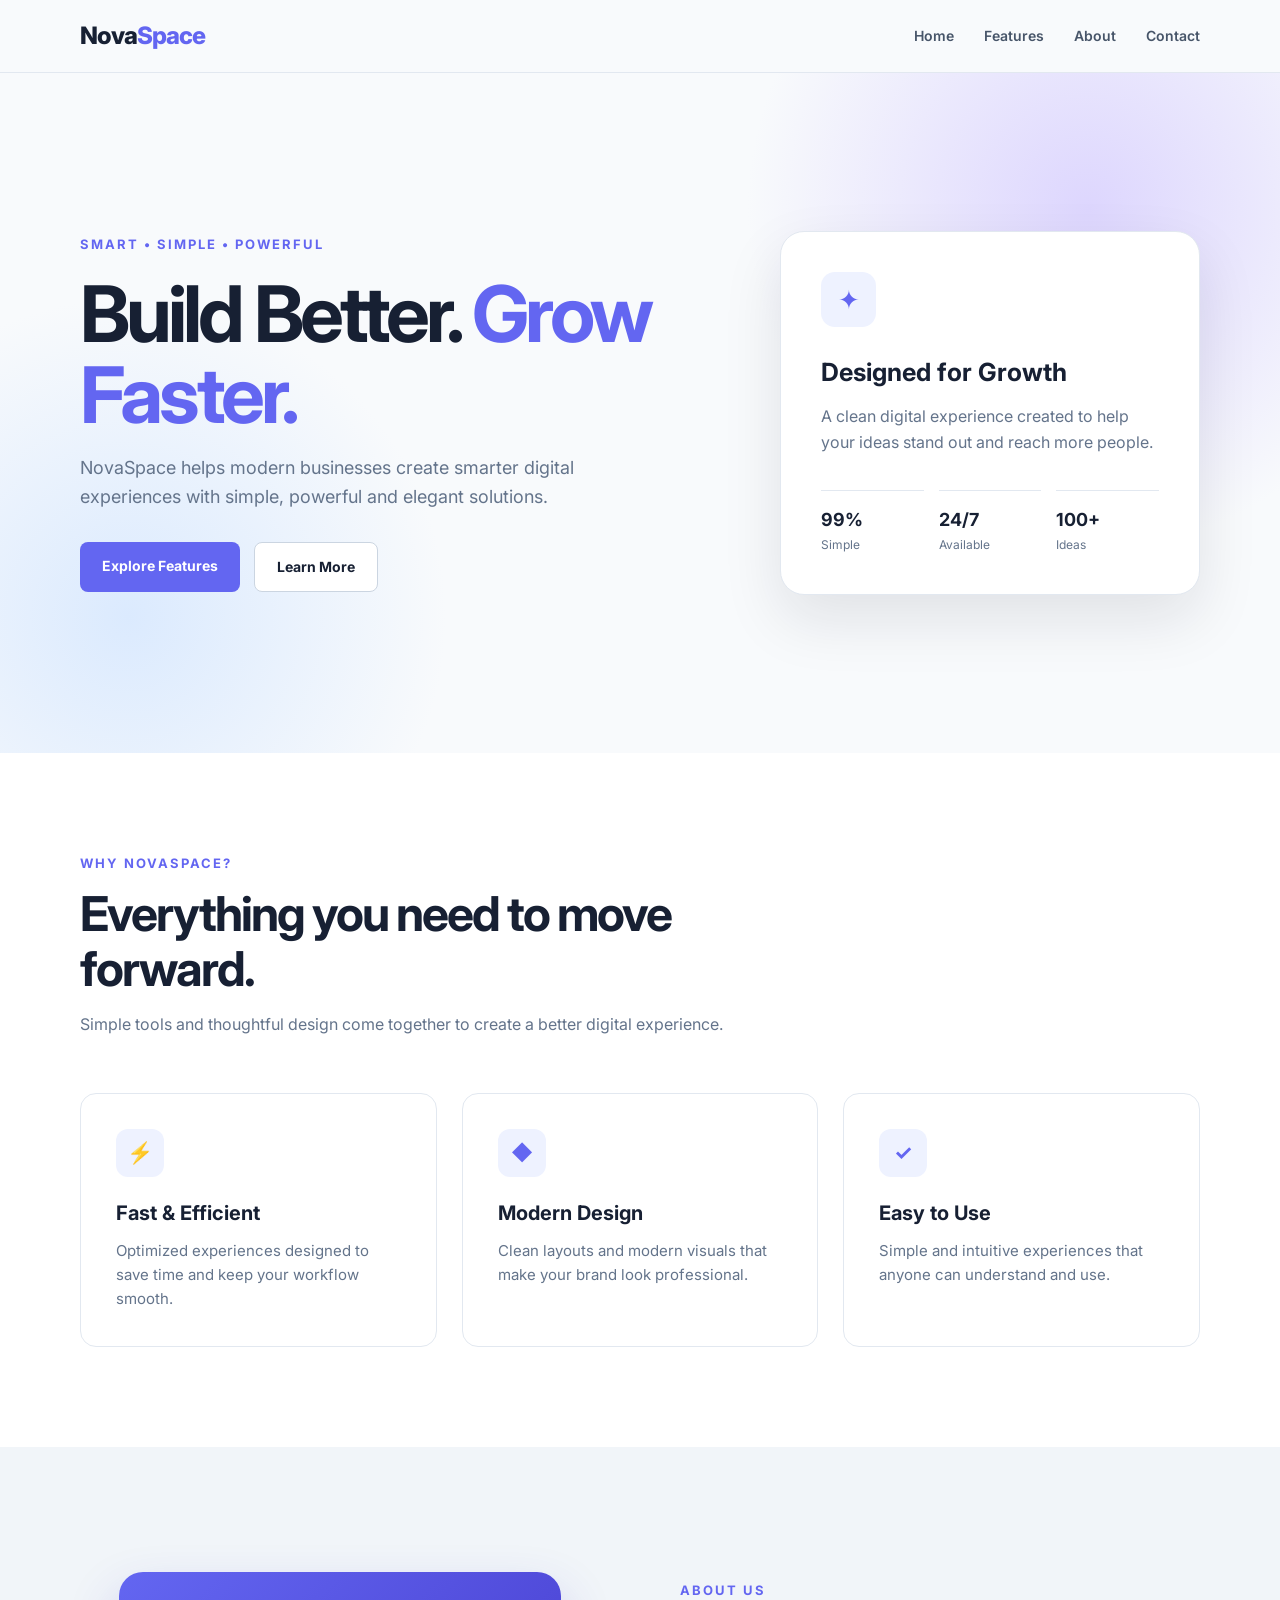
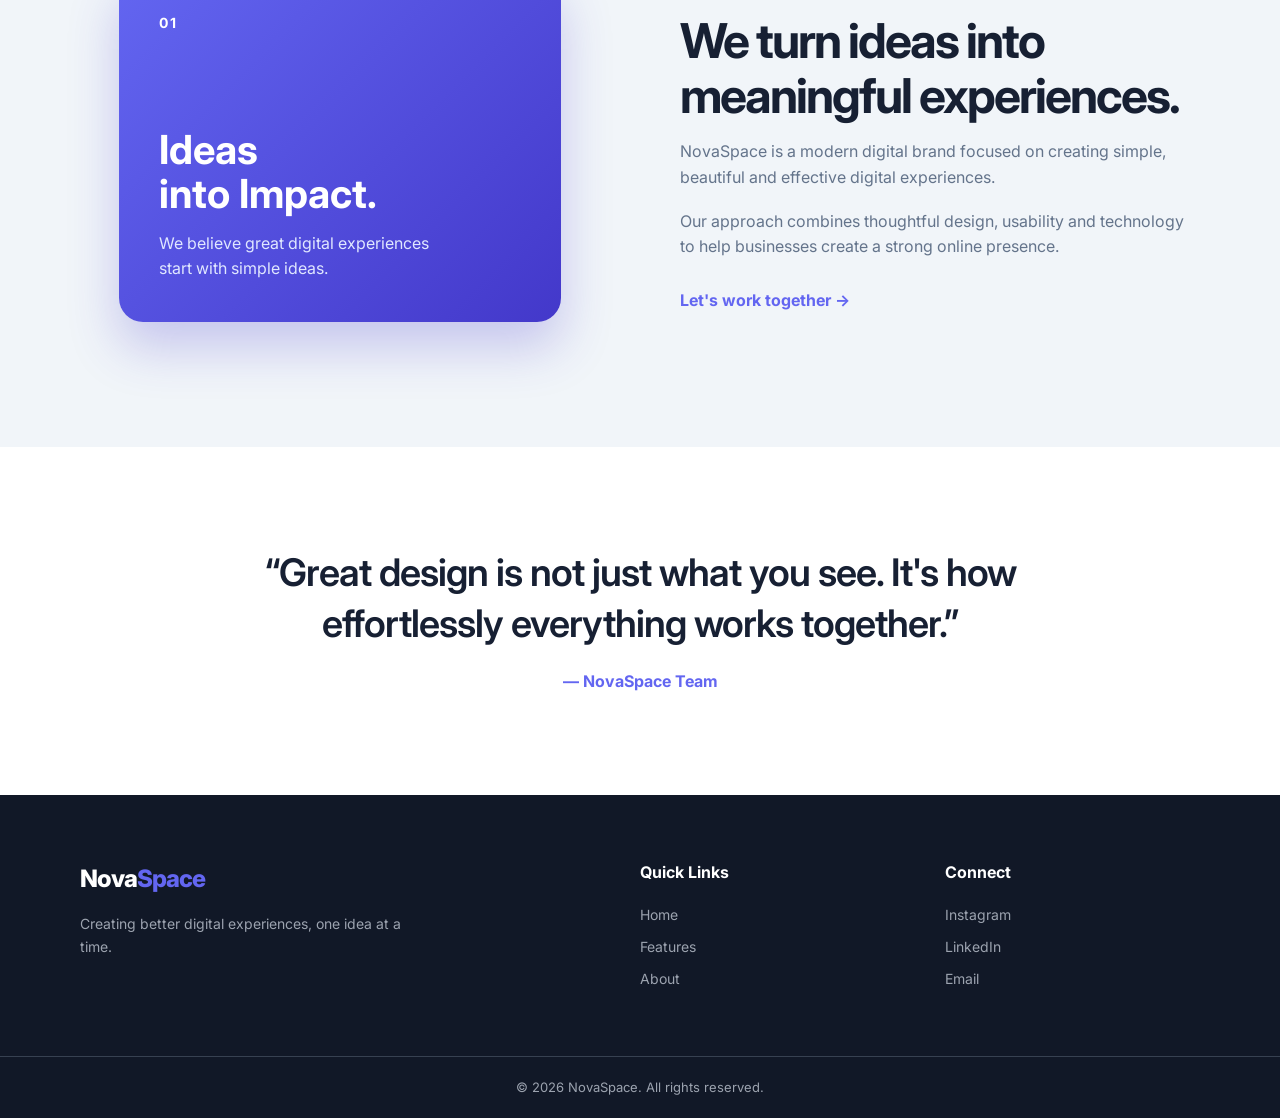
<file: WebDev-L1-LandingPage/index.html>
<!DOCTYPE html>
<html lang="en">
<head>
    <meta charset="UTF-8">
    <meta name="viewport" content="width=device-width, initial-scale=1.0">

    <title>NovaSpace | Modern Digital Solutions</title>

    <link rel="stylesheet" href="style.css">

    <link rel="preconnect" href="https://fonts.googleapis.com">
    <link rel="preconnect" href="https://fonts.gstatic.com" crossorigin>
    <link href="https://fonts.googleapis.com/css2?family=Inter:wght@400;500;600;700;800&display=swap" rel="stylesheet">
</head>

<body>

    <!-- ================= NAVIGATION ================= -->
    <header class="navbar">
        <div class="container nav-container">

            <a href="#home" class="logo">Nova<span>Space</span></a>

            <nav>
                <a href="#home">Home</a>
                <a href="#features">Features</a>
                <a href="#about">About</a>
                <a href="#contact">Contact</a>
            </nav>

        </div>
    </header>


    <!-- ================= HERO SECTION ================= -->
    <main>

        <section id="home" class="hero">

            <div class="container hero-content">

                <div class="hero-text">

                    <p class="tagline">SMART • SIMPLE • POWERFUL</p>

                    <h1>
                        Build Better.
                        <span>Grow Faster.</span>
                    </h1>

                    <p class="hero-description">
                        NovaSpace helps modern businesses create smarter digital
                        experiences with simple, powerful and elegant solutions.
                    </p>

                    <div class="hero-buttons">
                        <a href="#features" class="btn primary-btn">
                            Explore Features
                        </a>

                        <a href="#about" class="btn secondary-btn">
                            Learn More
                        </a>
                    </div>

                </div>


                <div class="hero-card">

                    <div class="card-icon">✦</div>

                    <h3>Designed for Growth</h3>

                    <p>
                        A clean digital experience created to help your ideas
                        stand out and reach more people.
                    </p>

                    <div class="mini-stats">
                        <div>
                            <strong>99%</strong>
                            <span>Simple</span>
                        </div>

                        <div>
                            <strong>24/7</strong>
                            <span>Available</span>
                        </div>

                        <div>
                            <strong>100+</strong>
                            <span>Ideas</span>
                        </div>
                    </div>

                </div>

            </div>

        </section>


        <!-- ================= FEATURES SECTION ================= -->
        <section id="features" class="features section">

            <div class="container">

                <div class="section-heading">

                    <p class="section-label">WHY NOVASPACE?</p>

                    <h2>Everything you need to move forward.</h2>

                    <p>
                        Simple tools and thoughtful design come together
                        to create a better digital experience.
                    </p>

                </div>


                <div class="feature-grid">

                    <article class="feature-card">

                        <div class="feature-icon">⚡</div>

                        <h3>Fast & Efficient</h3>

                        <p>
                            Optimized experiences designed to save time
                            and keep your workflow smooth.
                        </p>

                    </article>


                    <article class="feature-card">

                        <div class="feature-icon">◆</div>

                        <h3>Modern Design</h3>

                        <p>
                            Clean layouts and modern visuals that make
                            your brand look professional.
                        </p>

                    </article>


                    <article class="feature-card">

                        <div class="feature-icon">✓</div>

                        <h3>Easy to Use</h3>

                        <p>
                            Simple and intuitive experiences that anyone
                            can understand and use.
                        </p>

                    </article>

                </div>

            </div>

        </section>


        <!-- ================= ABOUT SECTION ================= -->
        <section id="about" class="about section">

            <div class="container about-container">

                <div class="about-visual">

                    <div class="visual-box">

                        <span class="visual-number">01</span>

                        <h3>Ideas<br>into Impact.</h3>

                        <p>
                            We believe great digital experiences
                            start with simple ideas.
                        </p>

                    </div>

                </div>


                <div class="about-text">

                    <p class="section-label">ABOUT US</p>

                    <h2>We turn ideas into meaningful experiences.</h2>

                    <p>
                        NovaSpace is a modern digital brand focused on creating
                        simple, beautiful and effective digital experiences.
                    </p>

                    <p>
                        Our approach combines thoughtful design, usability and
                        technology to help businesses create a strong online
                        presence.
                    </p>

                    <a href="#contact" class="text-link">
                        Let's work together →
                    </a>

                </div>

            </div>

        </section>


        <!-- ================= TESTIMONIAL SECTION ================= -->
        <section class="testimonial section">

            <div class="container testimonial-container">

                <p class="quote">
                    “Great design is not just what you see.
                    It's how effortlessly everything works together.”
                </p>

                <p class="author">
                    — NovaSpace Team
                </p>

            </div>

        </section>

    </main>


    <!-- ================= FOOTER ================= -->
    <footer id="contact">

        <div class="container footer-container">

            <div>
                <a href="#home" class="logo footer-logo">
                    Nova<span>Space</span>
                </a>

                <p>
                    Creating better digital experiences,
                    one idea at a time.
                </p>
            </div>


            <div class="footer-links">

                <h4>Quick Links</h4>

                <a href="#home">Home</a>
                <a href="#features">Features</a>
                <a href="#about">About</a>

            </div>


            <div class="footer-links">

                <h4>Connect</h4>

                <a href="#">Instagram</a>
                <a href="#">LinkedIn</a>
                <a href="#">Email</a>

            </div>

        </div>


        <div class="copyright">

            <p>
                © 2026 NovaSpace. All rights reserved.
            </p>

        </div>

    </footer>

</body>
</html>
</file>
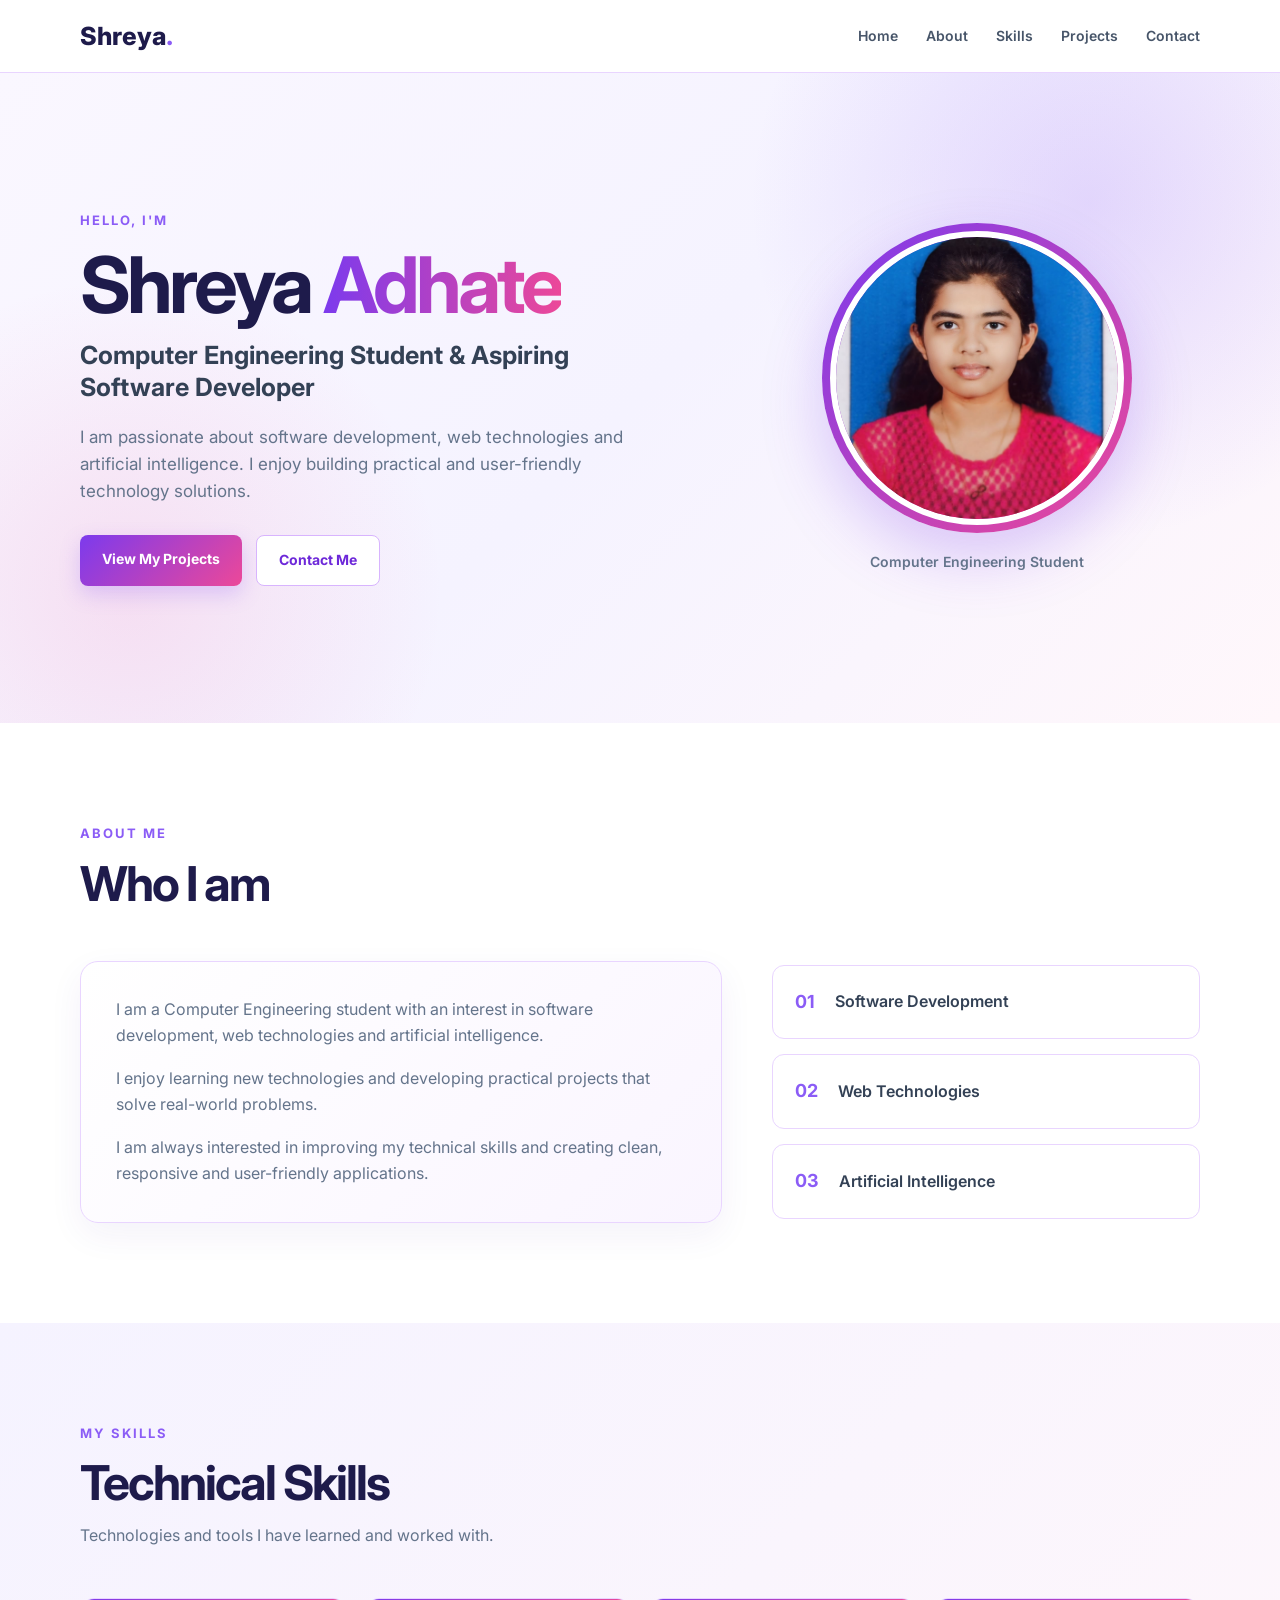
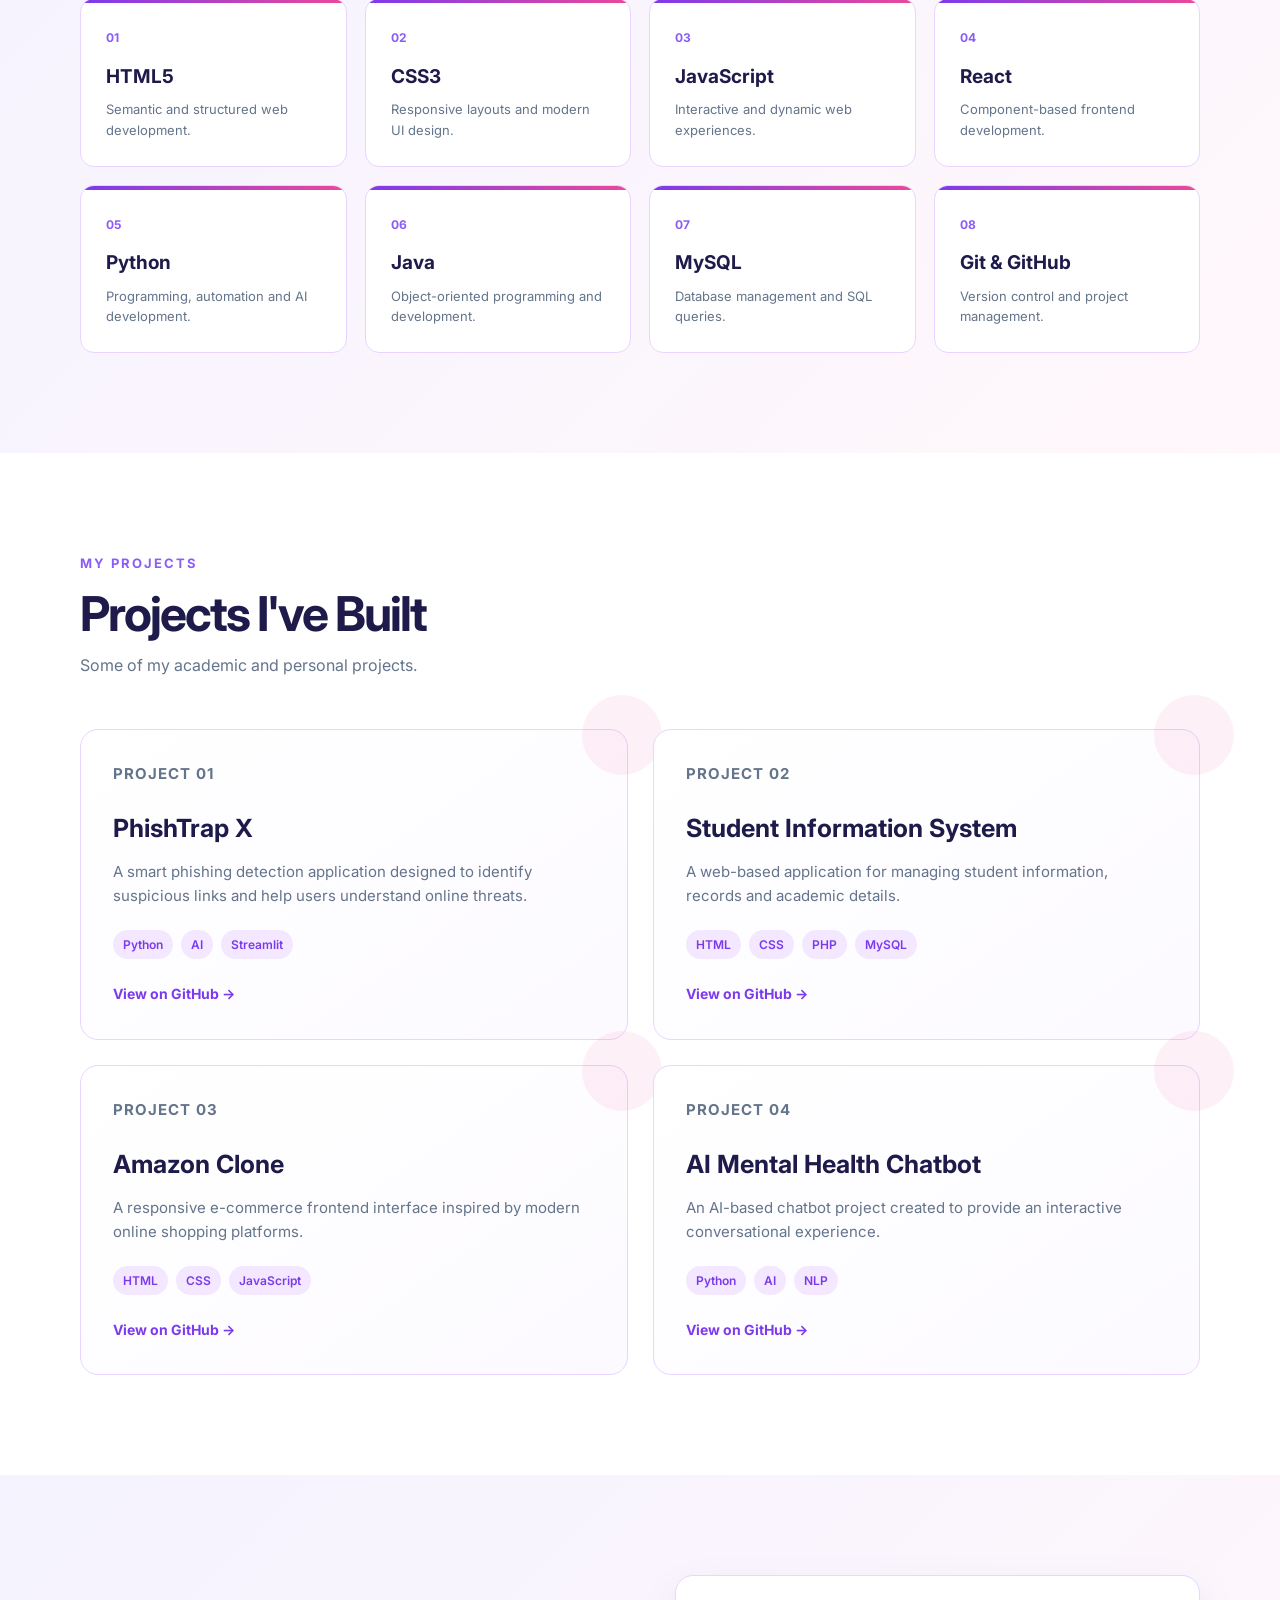
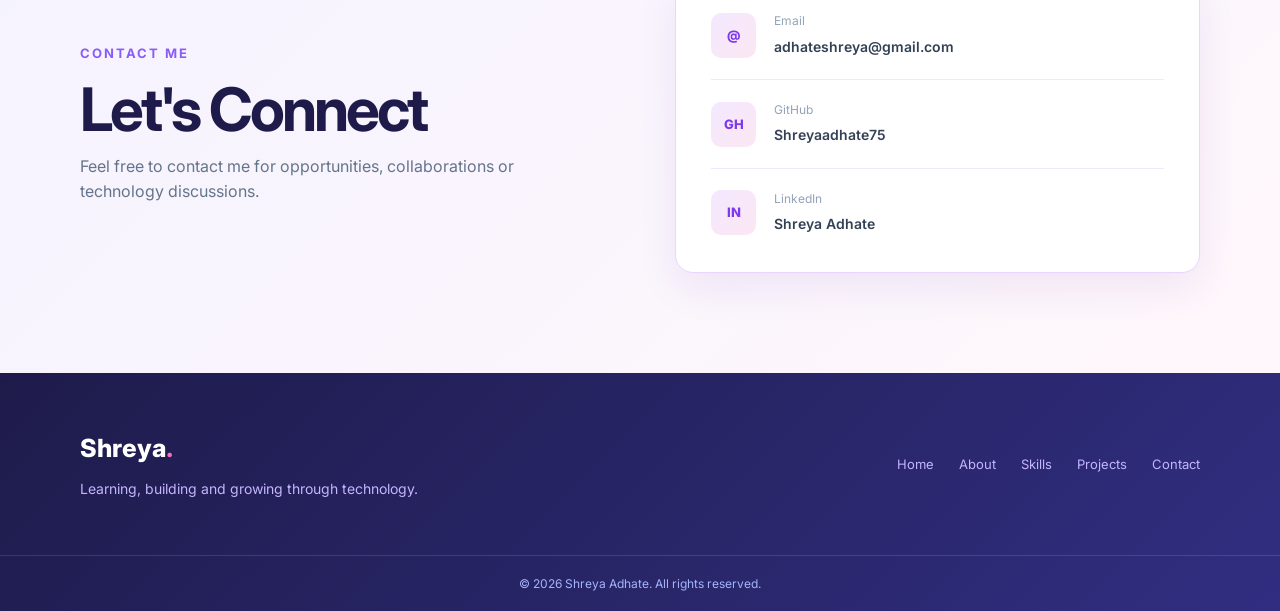
<file: WebDev-L1-PersonalPortfolio/index.html>
<!DOCTYPE html>
<html lang="en">
<head>
    <meta charset="UTF-8">
    <meta name="viewport" content="width=device-width, initial-scale=1.0">

    <title>Shreya Adhate | Computer Engineering Student</title>

    <link rel="stylesheet" href="style.css">

    <!-- Google Font -->
    <link rel="preconnect" href="https://fonts.googleapis.com">
    <link rel="preconnect" href="https://fonts.gstatic.com" crossorigin>

    <link href="https://fonts.googleapis.com/css2?family=Inter:wght@400;500;600;700;800&display=swap" rel="stylesheet">
</head>

<body>

    <!-- ================= NAVIGATION ================= -->

    <header class="navbar">

        <div class="container nav-container">

            <a href="#home" class="logo">
                Shreya<span>.</span>
            </a>

            <nav>
                <a href="#home">Home</a>
                <a href="#about">About</a>
                <a href="#skills">Skills</a>
                <a href="#projects">Projects</a>
                <a href="#contact">Contact</a>
            </nav>

        </div>

    </header>


    <main>

        <!-- ================= HERO / PROFILE ================= -->

        <section id="home" class="hero">

            <div class="container hero-container">

                <div class="hero-text">

                    <p class="intro">
                        HELLO, I'M
                    </p>

                    <h1>
                        Shreya <span>Adhate</span>
                    </h1>

                    <h2>
                        Computer Engineering Student &
                        Aspiring Software Developer
                    </h2>

                    <p class="hero-description">
                        I am passionate about software development,
                        web technologies and artificial intelligence.
                        I enjoy building practical and user-friendly
                        technology solutions.
                    </p>

                    <div class="hero-buttons">

                        <a href="#projects" class="btn primary-btn">
                            View My Projects
                        </a>

                        <a href="#contact" class="btn secondary-btn">
                            Contact Me
                        </a>

                    </div>

                </div>


                <!-- PROFESSIONAL PHOTO -->

                <div class="profile-area">

                    <div class="photo-container">

                        <img
                            src="profile.jpeg"
                            alt="Professional photo of Shreya Adhate"
                            class="profile-photo"
                        >

                    </div>

                    <p class="photo-caption">
                        Computer Engineering Student
                    </p>

                </div>

            </div>

        </section>


        <!-- ================= ABOUT ME ================= -->

        <section id="about" class="section about">

            <div class="container">

                <div class="section-heading">

                    <p class="section-label">
                        ABOUT ME
                    </p>

                    <h2>
                        Who I am
                    </h2>

                </div>


                <div class="about-content">

                    <div class="about-text">

                        <p>
                            I am a Computer Engineering student with an
                            interest in software development, web
                            technologies and artificial intelligence.
                        </p>

                        <p>
                            I enjoy learning new technologies and
                            developing practical projects that solve
                            real-world problems.
                        </p>

                        <p>
                            I am always interested in improving my
                            technical skills and creating clean,
                            responsive and user-friendly applications.
                        </p>

                    </div>


                    <div class="about-highlights">

                        <div class="highlight">
                            <strong>01</strong>
                            <span>Software Development</span>
                        </div>

                        <div class="highlight">
                            <strong>02</strong>
                            <span>Web Technologies</span>
                        </div>

                        <div class="highlight">
                            <strong>03</strong>
                            <span>Artificial Intelligence</span>
                        </div>

                    </div>

                </div>

            </div>

        </section>


        <!-- ================= SKILLS ================= -->

        <section id="skills" class="section skills">

            <div class="container">

                <div class="section-heading">

                    <p class="section-label">
                        MY SKILLS
                    </p>

                    <h2>
                        Technical Skills
                    </h2>

                    <p>
                        Technologies and tools I have learned
                        and worked with.
                    </p>

                </div>


                <div class="skills-grid">

                    <div class="skill-card">
                        <span>01</span>
                        <h3>HTML5</h3>
                        <p>Semantic and structured web development.</p>
                    </div>

                    <div class="skill-card">
                        <span>02</span>
                        <h3>CSS3</h3>
                        <p>Responsive layouts and modern UI design.</p>
                    </div>

                    <div class="skill-card">
                        <span>03</span>
                        <h3>JavaScript</h3>
                        <p>Interactive and dynamic web experiences.</p>
                    </div>

                    <div class="skill-card">
                        <span>04</span>
                        <h3>React</h3>
                        <p>Component-based frontend development.</p>
                    </div>

                    <div class="skill-card">
                        <span>05</span>
                        <h3>Python</h3>
                        <p>Programming, automation and AI development.</p>
                    </div>

                    <div class="skill-card">
                        <span>06</span>
                        <h3>Java</h3>
                        <p>Object-oriented programming and development.</p>
                    </div>

                    <div class="skill-card">
                        <span>07</span>
                        <h3>MySQL</h3>
                        <p>Database management and SQL queries.</p>
                    </div>

                    <div class="skill-card">
                        <span>08</span>
                        <h3>Git & GitHub</h3>
                        <p>Version control and project management.</p>
                    </div>

                </div>

            </div>

        </section>


        <!-- ================= PROJECTS ================= -->

        <section id="projects" class="section projects">

            <div class="container">

                <div class="section-heading">

                    <p class="section-label">
                        MY PROJECTS
                    </p>

                    <h2>
                        Projects I've Built
                    </h2>

                    <p>
                        Some of my academic and personal projects.
                    </p>

                </div>


                <div class="project-grid">


                    <!-- PROJECT 1 -->

                    <article class="project-card">

                        <p class="project-number">
                            PROJECT 01
                        </p>

                        <h3>
                            PhishTrap X
                        </h3>

                        <p>
                            A smart phishing detection application
                            designed to identify suspicious links
                            and help users understand online threats.
                        </p>

                        <div class="project-tech">

                            <span>Python</span>
                            <span>AI</span>
                            <span>Streamlit</span>

                        </div>

                        <a
                            href="https://github.com/Shreyaadhate75"
                            target="_blank"
                            class="project-link"
                        >
                            View on GitHub →
                        </a>

                    </article>


                    <!-- PROJECT 2 -->

                    <article class="project-card">

                        <p class="project-number">
                            PROJECT 02
                        </p>

                        <h3>
                            Student Information System
                        </h3>

                        <p>
                            A web-based application for managing
                            student information, records and
                            academic details.
                        </p>

                        <div class="project-tech">

                            <span>HTML</span>
                            <span>CSS</span>
                            <span>PHP</span>
                            <span>MySQL</span>

                        </div>

                        <a
                            href="https://github.com/Shreyaadhate75"
                            target="_blank"
                            class="project-link"
                        >
                            View on GitHub →
                        </a>

                    </article>


                    <!-- PROJECT 3 -->

                    <article class="project-card">

                        <p class="project-number">
                            PROJECT 03
                        </p>

                        <h3>
                            Amazon Clone
                        </h3>

                        <p>
                            A responsive e-commerce frontend interface
                            inspired by modern online shopping platforms.
                        </p>

                        <div class="project-tech">

                            <span>HTML</span>
                            <span>CSS</span>
                            <span>JavaScript</span>

                        </div>

                        <a
                            href="https://github.com/Shreyaadhate75"
                            target="_blank"
                            class="project-link"
                        >
                            View on GitHub →
                        </a>

                    </article>


                    <!-- PROJECT 4 -->

                    <article class="project-card">

                        <p class="project-number">
                            PROJECT 04
                        </p>

                        <h3>
                            AI Mental Health Chatbot
                        </h3>

                        <p>
                            An AI-based chatbot project created to
                            provide an interactive conversational
                            experience.
                        </p>

                        <div class="project-tech">

                            <span>Python</span>
                            <span>AI</span>
                            <span>NLP</span>

                        </div>

                        <a
                            href="https://github.com/Shreyaadhate75"
                            target="_blank"
                            class="project-link"
                        >
                            View on GitHub →
                        </a>

                    </article>

                </div>

            </div>

        </section>


        <!-- ================= CONTACT ================= -->

        <section id="contact" class="section contact">

            <div class="container contact-container">

                <div class="contact-text">

                    <p class="section-label">
                        CONTACT ME
                    </p>

                    <h2>
                        Let's Connect
                    </h2>

                    <p>
                        Feel free to contact me for opportunities,
                        collaborations or technology discussions.
                    </p>

                </div>


                <div class="contact-card">

                    <!-- EMAIL -->

                    <div class="contact-item">

                        <div class="contact-icon">
                            @
                        </div>

                        <div>
                            <small>Email</small>

                            <a href="mailto:adhateshreya@gmail.com">
                                adhateshreya@gmail.com
                            </a>
                        </div>

                    </div>


                    <!-- GITHUB -->

                    <div class="contact-item">

                        <div class="contact-icon">
                            GH
                        </div>

                        <div>
                            <small>GitHub</small>

                            <a
                                href="https://github.com/Shreyaadhate75"
                                target="_blank"
                            >
                                Shreyaadhate75
                            </a>
                        </div>

                    </div>


                    <!-- LINKEDIN -->

                    <div class="contact-item">

                        <div class="contact-icon">
                            IN
                        </div>

                        <div>
                            <small>LinkedIn</small>

                            <a
                                href="https://www.linkedin.com/in/shreya-adhate-499430299/"
                                target="_blank"
                            >
                                Shreya Adhate
                            </a>
                        </div>

                    </div>

                </div>

            </div>

        </section>

    </main>


    <!-- ================= FOOTER ================= -->

    <footer>

        <div class="container footer-container">

            <div>

                <a href="#home" class="logo footer-logo">
                    Shreya<span>.</span>
                </a>

                <p>
                    Learning, building and growing through technology.
                </p>

            </div>


            <div class="footer-links">

                <a href="#home">Home</a>
                <a href="#about">About</a>
                <a href="#skills">Skills</a>
                <a href="#projects">Projects</a>
                <a href="#contact">Contact</a>

            </div>

        </div>


        <div class="copyright">

            <p>
                © 2026 Shreya Adhate. All rights reserved.
            </p>

        </div>

    </footer>

</body>
</html>
</file>
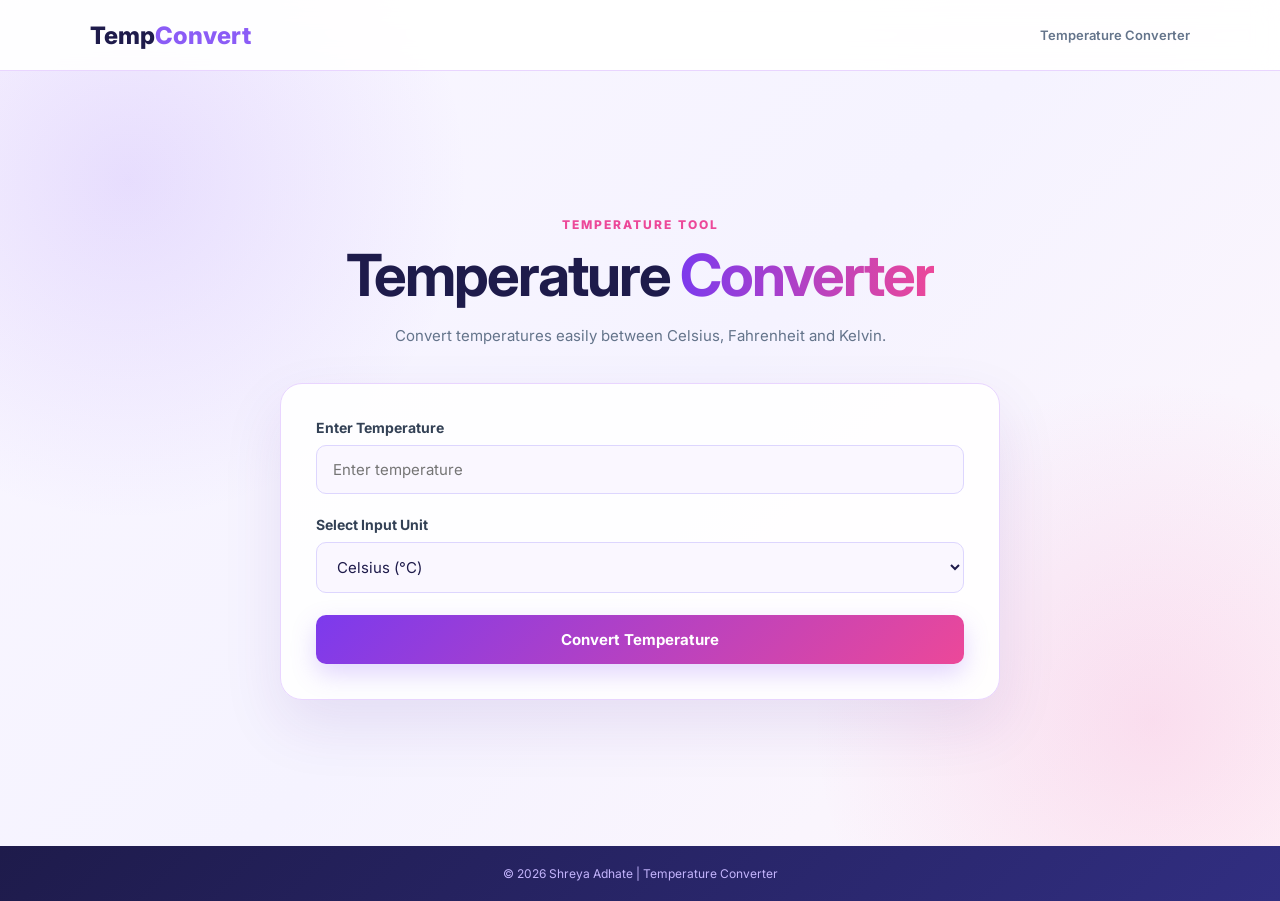
<file: WebDev-L1-TemperatureConverter/index.html>
<!DOCTYPE html>
<html lang="en">
<head>
    <meta charset="UTF-8">

    <meta name="viewport" content="width=device-width, initial-scale=1.0">

    <title>Temperature Converter | Shreya Adhate</title>

    <!-- Google Font -->
    <link rel="preconnect" href="https://fonts.googleapis.com">
    <link rel="preconnect" href="https://fonts.gstatic.com" crossorigin>

    <link
        href="https://fonts.googleapis.com/css2?family=Inter:wght@400;500;600;700;800&display=swap"
        rel="stylesheet"
    >

    <link rel="stylesheet" href="style.css">
</head>

<body>

    <!-- ================= HEADER ================= -->

    <header class="navbar">

        <div class="nav-container">

            <a href="#" class="logo">
                Temp<span>Convert</span>
            </a>

            <p>
                Temperature Converter
            </p>

        </div>

    </header>


    <!-- ================= MAIN ================= -->

    <main>

        <section class="converter-section">

            <div class="converter-container">

                <!-- Heading -->

                <div class="heading">

                    <p class="small-title">
                        TEMPERATURE TOOL
                    </p>

                    <h1>
                        Temperature
                        <span>Converter</span>
                    </h1>

                    <p class="description">
                        Convert temperatures easily between Celsius,
                        Fahrenheit and Kelvin.
                    </p>

                </div>


                <!-- Converter Card -->

                <div class="converter-card">

                    <!-- Input -->

                    <div class="input-group">

                        <label for="temperature">
                            Enter Temperature
                        </label>

                        <input
                            type="number"
                            id="temperature"
                            placeholder="Enter temperature"
                            step="any"
                        >

                    </div>


                    <!-- Unit -->

                    <div class="input-group">

                        <label for="unit">
                            Select Input Unit
                        </label>

                        <select id="unit">

                            <option value="celsius">
                                Celsius (°C)
                            </option>

                            <option value="fahrenheit">
                                Fahrenheit (°F)
                            </option>

                            <option value="kelvin">
                                Kelvin (K)
                            </option>

                        </select>

                    </div>


                    <!-- Convert Button -->

                    <button
                        id="convertBtn"
                        class="convert-btn"
                    >
                        Convert Temperature
                    </button>


                    <!-- Error Message -->

                    <div
                        id="errorMessage"
                        class="error-message"
                    ></div>


                    <!-- Results -->

                    <div
                        id="results"
                        class="results hidden"
                    >

                        <h2>
                            Conversion Results
                        </h2>


                        <div class="result-grid">

                            <!-- Celsius -->

                            <div class="result-card">

                                <div class="result-icon">
                                    °C
                                </div>

                                <div>

                                    <p>
                                        Celsius
                                    </p>

                                    <h3 id="celsiusResult">
                                        --
                                    </h3>

                                </div>

                            </div>


                            <!-- Fahrenheit -->

                            <div class="result-card">

                                <div class="result-icon">
                                    °F
                                </div>

                                <div>

                                    <p>
                                        Fahrenheit
                                    </p>

                                    <h3 id="fahrenheitResult">
                                        --
                                    </h3>

                                </div>

                            </div>


                            <!-- Kelvin -->

                            <div class="result-card">

                                <div class="result-icon">
                                    K
                                </div>

                                <div>

                                    <p>
                                        Kelvin
                                    </p>

                                    <h3 id="kelvinResult">
                                        --
                                    </h3>

                                </div>

                            </div>

                        </div>

                    </div>

                </div>

            </div>

        </section>

    </main>


    <!-- ================= FOOTER ================= -->

    <footer>

        <p>
            © 2026 Shreya Adhate | Temperature Converter
        </p>

    </footer>


    <script src="script.js"></script>

</body>
</html>
</file>
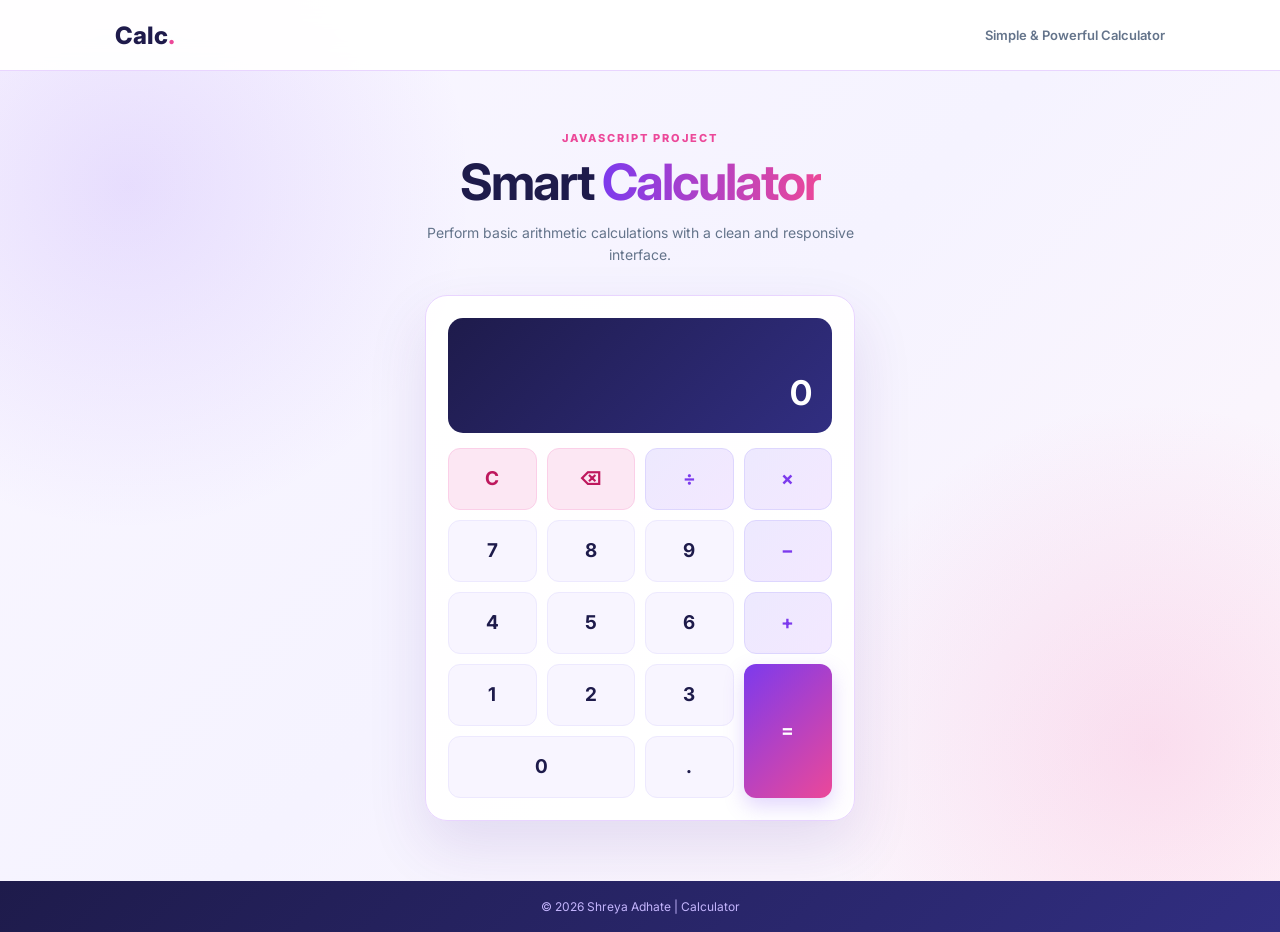
<file: WebDev-L2-Calculator/index.html>
<!DOCTYPE html>
<html lang="en">

<head>

    <meta charset="UTF-8">

    <meta
        name="viewport"
        content="width=device-width, initial-scale=1.0"
    >

    <title>Calculator | Shreya Adhate</title>

    <!-- Google Font -->
    <link rel="preconnect" href="https://fonts.googleapis.com">

    <link
        href="https://fonts.googleapis.com/css2?family=Inter:wght@400;500;600;700;800&display=swap"
        rel="stylesheet"
    >

    <link rel="stylesheet" href="style.css">

</head>


<body>

    <!-- ================= HEADER ================= -->

    <header class="navbar">

        <div class="nav-container">

            <a href="#" class="logo">
                Calc<span>.</span>
            </a>

            <p>
                Simple & Powerful Calculator
            </p>

        </div>

    </header>


    <!-- ================= MAIN ================= -->

    <main>

        <section class="calculator-section">

            <div class="calculator-container">

                <!-- Heading -->

                <div class="heading">

                    <p class="small-title">
                        JAVASCRIPT PROJECT
                    </p>

                    <h1>
                        Smart
                        <span>Calculator</span>
                    </h1>

                    <p class="description">
                        Perform basic arithmetic calculations
                        with a clean and responsive interface.
                    </p>

                </div>


                <!-- Calculator -->

                <div class="calculator">

                    <!-- Display -->

                    <div class="display-container">

                        <div
                            id="previousDisplay"
                            class="previous-display"
                        >
                        </div>

                        <div
                            id="display"
                            class="display"
                        >
                            0
                        </div>

                    </div>


                    <!-- Error -->

                    <div
                        id="errorMessage"
                        class="error-message"
                    >
                    </div>


                    <!-- Buttons -->

                    <div class="buttons">

                        <!-- Row 1 -->

                        <button
                            class="btn function"
                            data-action="clear"
                        >
                            C
                        </button>

                        <button
                            class="btn function"
                            data-action="backspace"
                        >
                            ⌫
                        </button>

                        <button
                            class="btn operator"
                            data-operator="÷"
                        >
                            ÷
                        </button>

                        <button
                            class="btn operator"
                            data-operator="×"
                        >
                            ×
                        </button>


                        <!-- Row 2 -->

                        <button
                            class="btn number"
                            data-number="7"
                        >
                            7
                        </button>

                        <button
                            class="btn number"
                            data-number="8"
                        >
                            8
                        </button>

                        <button
                            class="btn number"
                            data-number="9"
                        >
                            9
                        </button>

                        <button
                            class="btn operator"
                            data-operator="−"
                        >
                            −
                        </button>


                        <!-- Row 3 -->

                        <button
                            class="btn number"
                            data-number="4"
                        >
                            4
                        </button>

                        <button
                            class="btn number"
                            data-number="5"
                        >
                            5
                        </button>

                        <button
                            class="btn number"
                            data-number="6"
                        >
                            6
                        </button>

                        <button
                            class="btn operator"
                            data-operator="+"
                        >
                            +
                        </button>


                        <!-- Row 4 -->

                        <button
                            class="btn number"
                            data-number="1"
                        >
                            1
                        </button>

                        <button
                            class="btn number"
                            data-number="2"
                        >
                            2
                        </button>

                        <button
                            class="btn number"
                            data-number="3"
                        >
                            3
                        </button>

                        <button
                            class="btn equals"
                            data-action="equals"
                        >
                            =
                        </button>


                        <!-- Row 5 -->

                        <button
                            class="btn number zero"
                            data-number="0"
                        >
                            0
                        </button>

                        <button
                            class="btn number"
                            data-action="decimal"
                        >
                            .
                        </button>

                    </div>

                </div>

            </div>

        </section>

    </main>


    <!-- ================= FOOTER ================= -->

    <footer>

        <p>
            © 2026 Shreya Adhate | Calculator
        </p>

    </footer>


    <script src="script.js"></script>

</body>

</html>
</file>
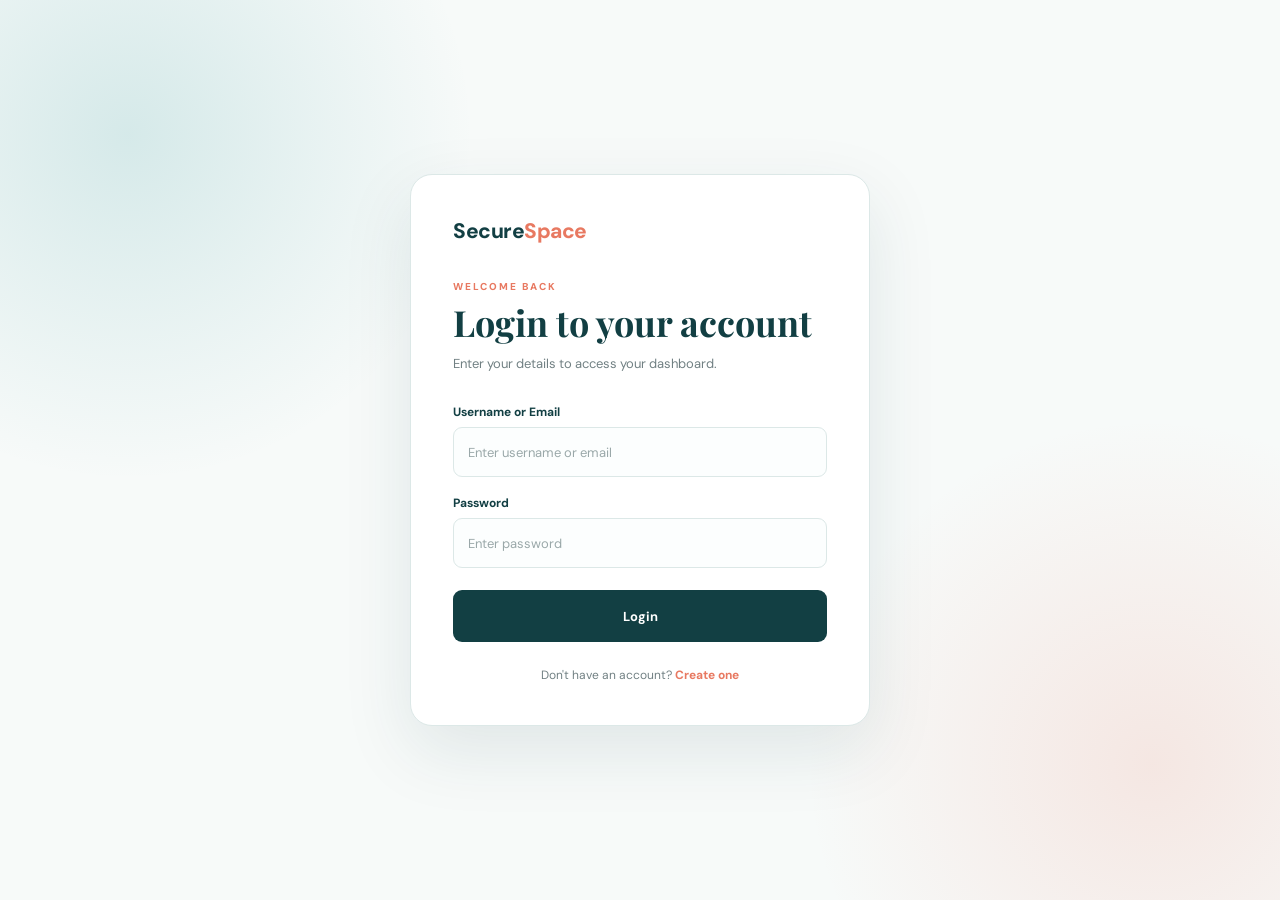
<file: WebDev-L2-LoginAuthentication/index.html>
<!DOCTYPE html>
<html lang="en">

<head>

    <meta charset="UTF-8">

    <meta
        name="viewport"
        content="width=device-width, initial-scale=1.0"
    >

    <title>Login | Shreya Adhate</title>

    <link rel="preconnect" href="https://fonts.googleapis.com">

    <link
        href="https://fonts.googleapis.com/css2?family=DM+Sans:wght@400;500;600;700;800&family=Playfair+Display:wght@600;700&display=swap"
        rel="stylesheet"
    >

    <link rel="stylesheet" href="style.css">

</head>

<body class="auth-body">

    <main class="auth-wrapper">

        <section class="auth-card">

            <div class="brand">
                Secure<span>Space</span>
            </div>

            <p class="auth-label">
                WELCOME BACK
            </p>

            <h1>
                Login to your account
            </h1>

            <p class="auth-description">
                Enter your details to access your dashboard.
            </p>


            <form id="loginForm" class="auth-form">

                <div class="form-group">

                    <label for="loginUser">
                        Username or Email
                    </label>

                    <input
                        type="text"
                        id="loginUser"
                        placeholder="Enter username or email"
                        autocomplete="username"
                    >

                </div>


                <div class="form-group">

                    <label for="loginPassword">
                        Password
                    </label>

                    <input
                        type="password"
                        id="loginPassword"
                        placeholder="Enter password"
                        autocomplete="current-password"
                    >

                </div>


                <p
                    id="loginError"
                    class="form-error"
                ></p>


                <button
                    type="submit"
                    class="primary-btn"
                >
                    Login
                </button>

            </form>


            <p class="switch-text">

                Don't have an account?

                <a href="register.html">
                    Create one
                </a>

            </p>

        </section>

    </main>


    <script src="script.js"></script>

</body>

</html>
</file>
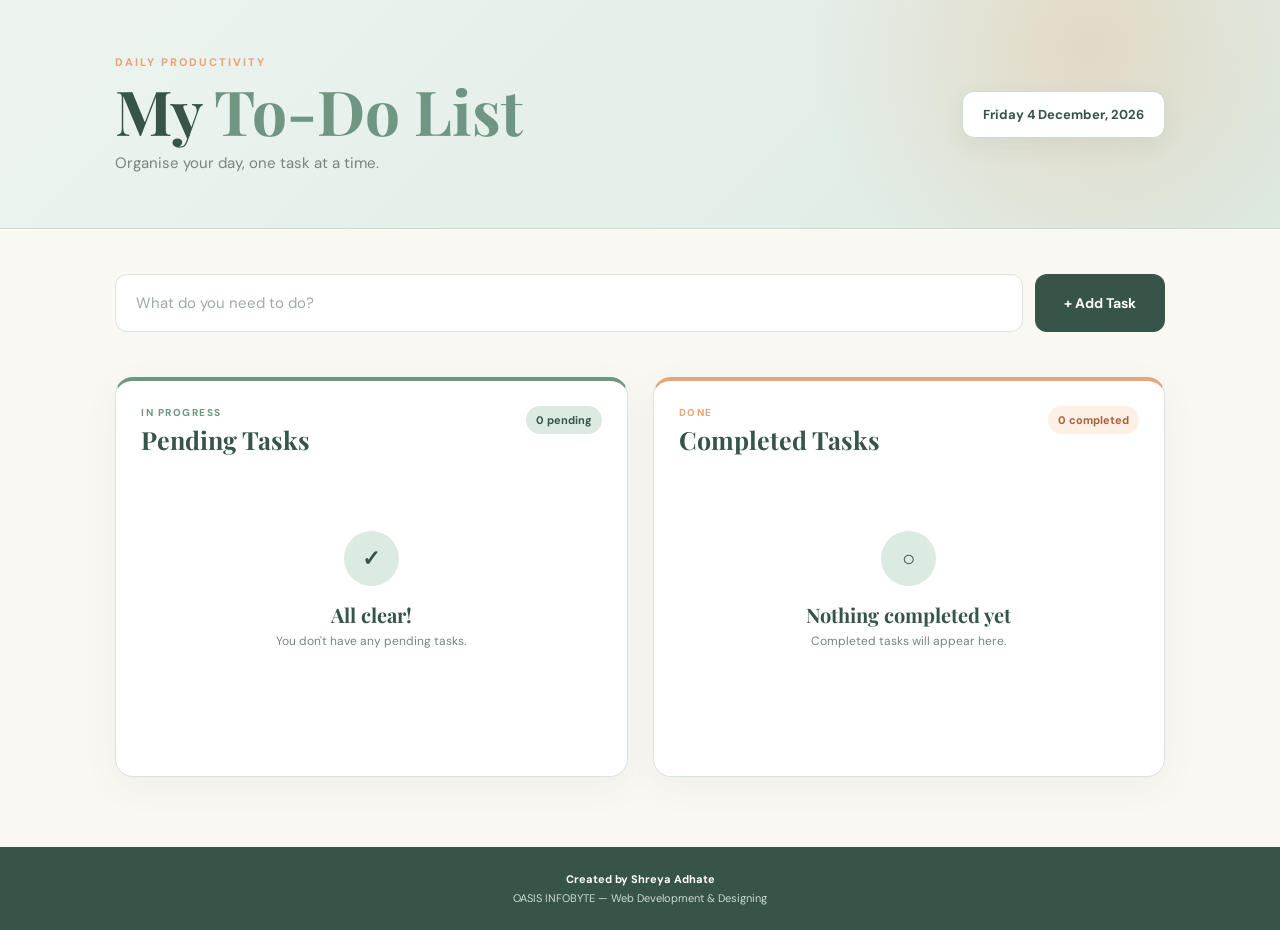
<file: WebDev-L2-ToDoApp/index.html>
<!DOCTYPE html>
<html lang="en">

<head>

    <meta charset="UTF-8">

    <meta
        name="viewport"
        content="width=device-width, initial-scale=1.0"
    >

    <title>To-Do App | Shreya Adhate</title>

    <!-- Google Font -->
    <link rel="preconnect" href="https://fonts.googleapis.com">

    <link
        href="https://fonts.googleapis.com/css2?family=DM+Sans:wght@400;500;600;700;800&family=Playfair+Display:wght@600;700&display=swap"
        rel="stylesheet"
    >

    <link rel="stylesheet" href="style.css">

</head>


<body>

    <!-- ================= HEADER ================= -->

    <header class="header">

        <div class="header-content">

            <div>

                <p class="eyebrow">
                    DAILY PRODUCTIVITY
                </p>

                <h1>
                    My <span>To-Do List</span>
                </h1>

                <p class="subtitle">
                    Organise your day, one task at a time.
                </p>

            </div>

            <div class="date-box">

                <span id="currentDate">
                    Today
                </span>

            </div>

        </div>

    </header>


    <!-- ================= MAIN ================= -->

    <main class="main-container">


        <!-- ================= ADD TASK ================= -->

        <section class="add-section">

            <form id="taskForm">

                <input
                    type="text"
                    id="taskInput"
                    placeholder="What do you need to do?"
                    autocomplete="off"
                    maxlength="150"
                >

                <button type="submit">
                    + Add Task
                </button>

            </form>

            <p
                id="inputError"
                class="input-error"
            ></p>

        </section>


        <!-- ================= TASK LISTS ================= -->

        <div class="task-grid">


            <!-- ================= PENDING ================= -->

            <section class="task-section pending-section">

                <div class="section-heading">

                    <div>

                        <p class="section-label">
                            IN PROGRESS
                        </p>

                        <h2>
                            Pending Tasks
                        </h2>

                    </div>

                    <span
                        id="pendingCount"
                        class="count pending-count"
                    >
                        0 pending
                    </span>

                </div>


                <div
                    id="pendingList"
                    class="task-list"
                ></div>


                <div
                    id="pendingEmpty"
                    class="empty-state"
                >

                    <div class="empty-icon">
                        ✓
                    </div>

                    <h3>
                        All clear!
                    </h3>

                    <p>
                        You don't have any pending tasks.
                    </p>

                </div>

            </section>


            <!-- ================= COMPLETED ================= -->

            <section class="task-section completed-section">

                <div class="section-heading">

                    <div>

                        <p class="section-label completed-label">
                            DONE
                        </p>

                        <h2>
                            Completed Tasks
                        </h2>

                    </div>

                    <span
                        id="completedCount"
                        class="count completed-count"
                    >
                        0 completed
                    </span>

                </div>


                <div
                    id="completedList"
                    class="task-list"
                ></div>


                <div
                    id="completedEmpty"
                    class="empty-state"
                >

                    <div class="empty-icon">
                        ○
                    </div>

                    <h3>
                        Nothing completed yet
                    </h3>

                    <p>
                        Completed tasks will appear here.
                    </p>

                </div>

            </section>

        </div>

    </main>


    <!-- ================= FOOTER ================= -->

    <footer>

        <p>
            Created by Shreya Adhate
        </p>

        <p>
            OASIS INFOBYTE — Web Development & Designing
        </p>

    </footer>


    <script src="script.js"></script>

</body>

</html>
</file>
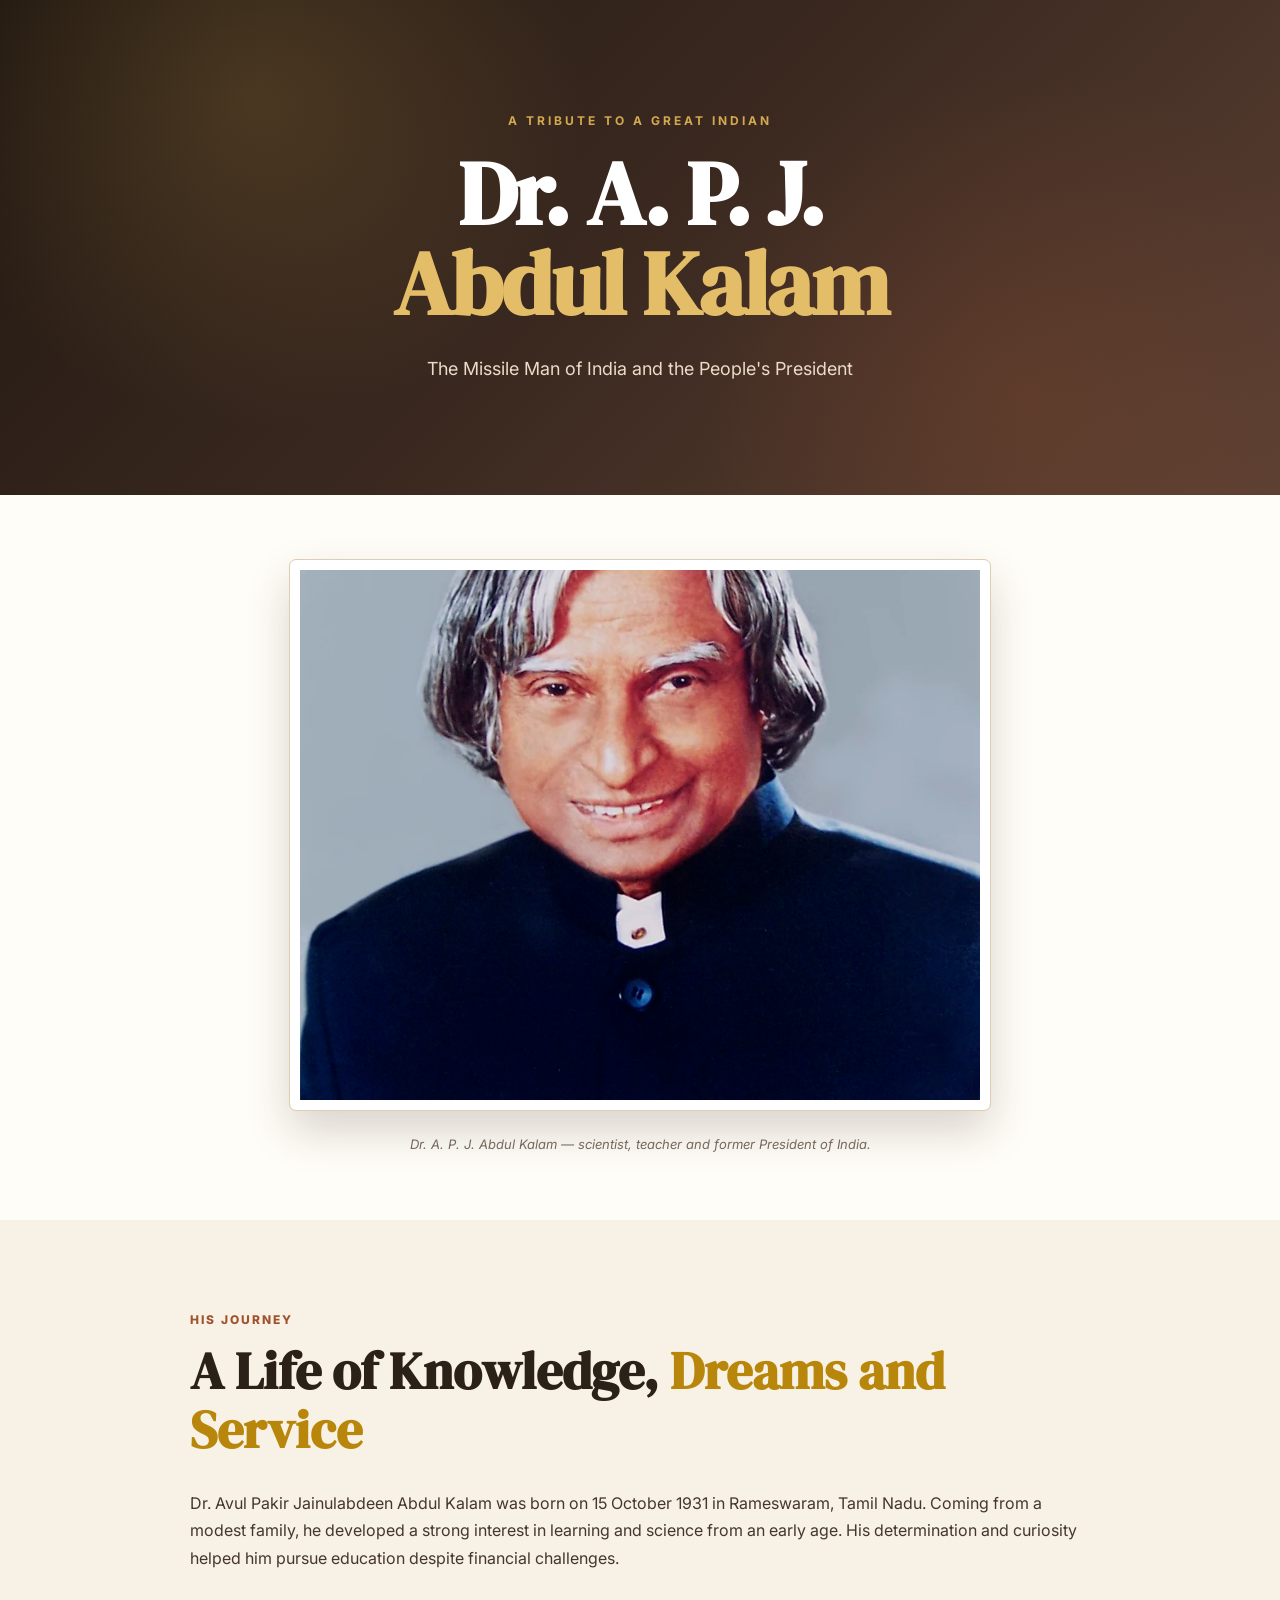
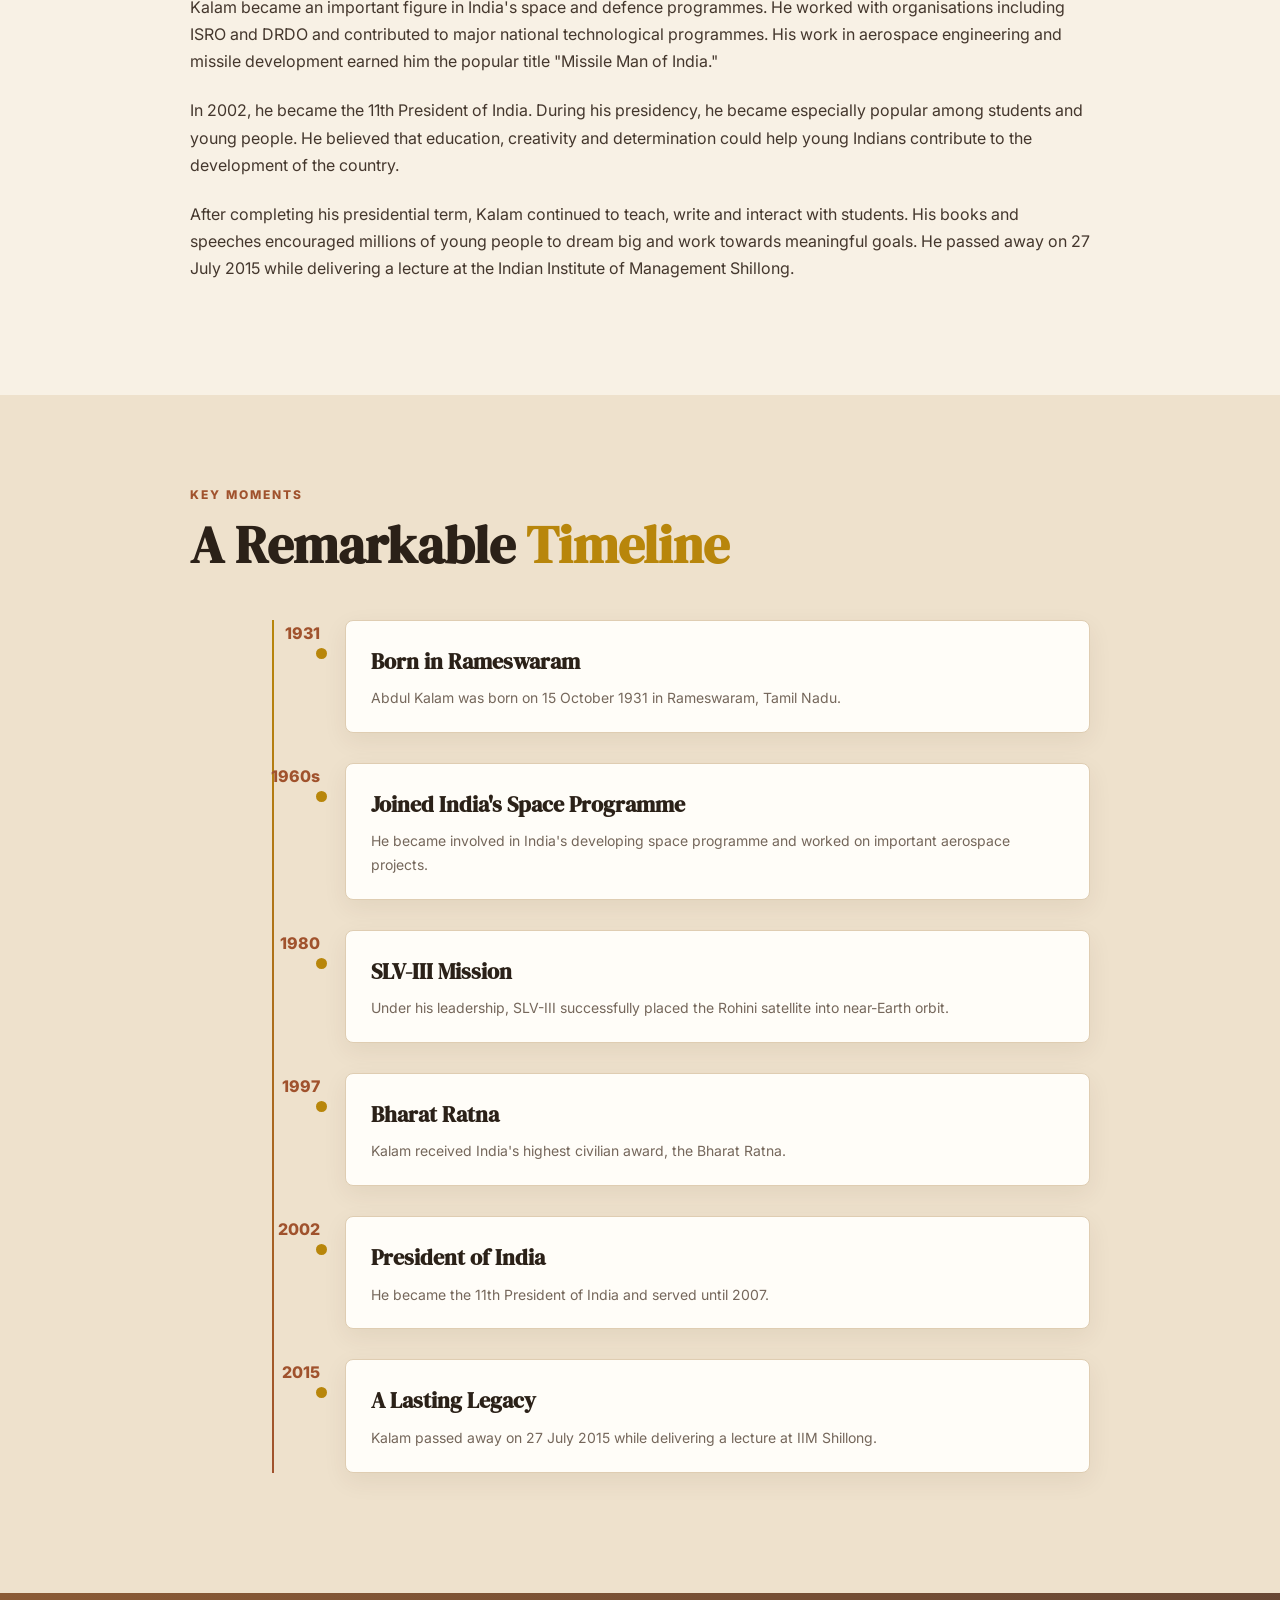
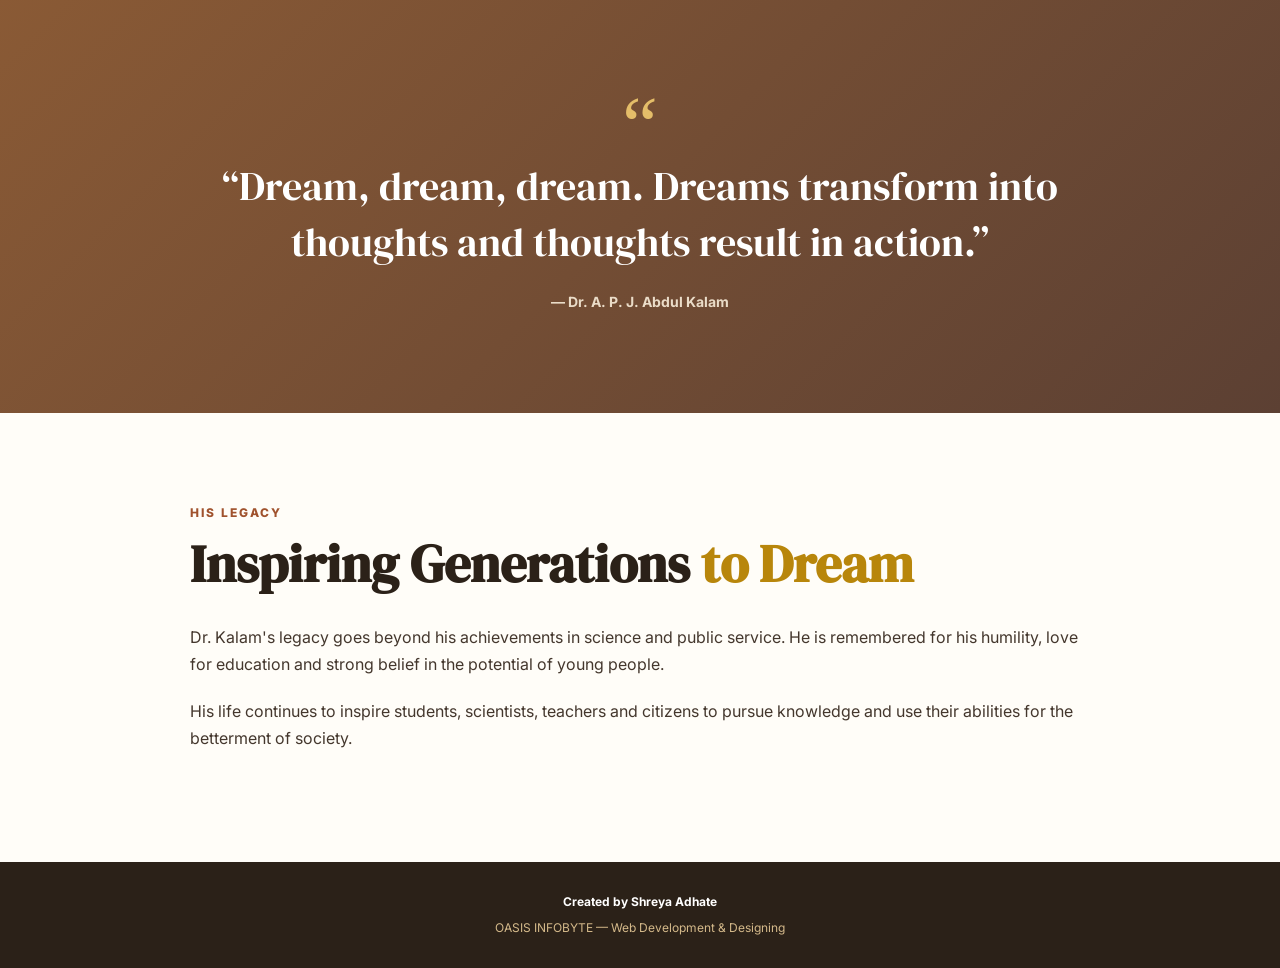
<file: WebDev-L2-TributePage/index.html>
<!DOCTYPE html>
<html lang="en">

<head>

    <meta charset="UTF-8">

    <meta
        name="viewport"
        content="width=device-width, initial-scale=1.0"
    >

    <title>Dr. A. P. J. Abdul Kalam | Tribute Page</title>

    <!-- Google Fonts -->
    <link rel="preconnect" href="https://fonts.googleapis.com">

    <link
        href="https://fonts.googleapis.com/css2?family=DM+Serif+Display&family=Inter:wght@400;500;600;700&display=swap"
        rel="stylesheet"
    >

    <link rel="stylesheet" href="style.css">

</head>


<body>

    <!-- ================= HERO ================= -->

    <header class="hero">

        <div class="hero-content">

            <p class="eyebrow">
                A TRIBUTE TO A GREAT INDIAN
            </p>

            <h1>
                Dr. A. P. J.
                <span>Abdul Kalam</span>
            </h1>

            <p class="tagline">
                The Missile Man of India and the People's President
            </p>

        </div>

    </header>


    <!-- ================= IMAGE ================= -->

    <section class="image-section">

        <div class="image-container">

            <img
                src="apj-kalam.jpg"
                alt="Dr. A. P. J. Abdul Kalam"
                class="kalam-image"
            >

            <p class="image-caption">
                Dr. A. P. J. Abdul Kalam — scientist,
                teacher and former President of India.
            </p>

        </div>

    </section>


    <!-- ================= BIOGRAPHY ================= -->

    <section class="biography">

        <div class="content">

            <p class="section-label">
                HIS JOURNEY
            </p>

            <h2>
                A Life of Knowledge,
                <span>Dreams and Service</span>
            </h2>


            <p>
                Dr. Avul Pakir Jainulabdeen Abdul Kalam was born
                on 15 October 1931 in Rameswaram, Tamil Nadu.
                Coming from a modest family, he developed a strong
                interest in learning and science from an early age.
                His determination and curiosity helped him pursue
                education despite financial challenges.
            </p>


            <p>
                Kalam became an important figure in India's space
                and defence programmes. He worked with organisations
                including ISRO and DRDO and contributed to major
                national technological programmes. His work in
                aerospace engineering and missile development earned
                him the popular title "Missile Man of India."
            </p>


            <p>
                In 2002, he became the 11th President of India.
                During his presidency, he became especially popular
                among students and young people. He believed that
                education, creativity and determination could help
                young Indians contribute to the development of the
                country.
            </p>


            <p>
                After completing his presidential term, Kalam
                continued to teach, write and interact with students.
                His books and speeches encouraged millions of young
                people to dream big and work towards meaningful goals.
                He passed away on 27 July 2015 while delivering a
                lecture at the Indian Institute of Management Shillong.
            </p>

        </div>

    </section>


    <!-- ================= TIMELINE ================= -->

    <section class="timeline-section">

        <div class="content">

            <p class="section-label">
                KEY MOMENTS
            </p>

            <h2>
                A Remarkable
                <span>Timeline</span>
            </h2>


            <div class="timeline">

                <div class="timeline-item">

                    <div class="year">
                        1931
                    </div>

                    <div class="timeline-card">

                        <h3>
                            Born in Rameswaram
                        </h3>

                        <p>
                            Abdul Kalam was born on 15 October
                            1931 in Rameswaram, Tamil Nadu.
                        </p>

                    </div>

                </div>


                <div class="timeline-item">

                    <div class="year">
                        1960s
                    </div>

                    <div class="timeline-card">

                        <h3>
                            Joined India's Space Programme
                        </h3>

                        <p>
                            He became involved in India's
                            developing space programme and
                            worked on important aerospace projects.
                        </p>

                    </div>

                </div>


                <div class="timeline-item">

                    <div class="year">
                        1980
                    </div>

                    <div class="timeline-card">

                        <h3>
                            SLV-III Mission
                        </h3>

                        <p>
                            Under his leadership, SLV-III successfully
                            placed the Rohini satellite into near-Earth
                            orbit.
                        </p>

                    </div>

                </div>


                <div class="timeline-item">

                    <div class="year">
                        1997
                    </div>

                    <div class="timeline-card">

                        <h3>
                            Bharat Ratna
                        </h3>

                        <p>
                            Kalam received India's highest civilian
                            award, the Bharat Ratna.
                        </p>

                    </div>

                </div>


                <div class="timeline-item">

                    <div class="year">
                        2002
                    </div>

                    <div class="timeline-card">

                        <h3>
                            President of India
                        </h3>

                        <p>
                            He became the 11th President of India
                            and served until 2007.
                        </p>

                    </div>

                </div>


                <div class="timeline-item">

                    <div class="year">
                        2015
                    </div>

                    <div class="timeline-card">

                        <h3>
                            A Lasting Legacy
                        </h3>

                        <p>
                            Kalam passed away on 27 July 2015 while
                            delivering a lecture at IIM Shillong.
                        </p>

                    </div>

                </div>

            </div>

        </div>

    </section>


    <!-- ================= QUOTE ================= -->

    <section class="quote-section">

        <div class="quote-container">

            <div class="quote-mark">
                “
            </div>

            <blockquote>
                “Dream, dream, dream. Dreams transform into
                thoughts and thoughts result in action.”
            </blockquote>

            <p>
                — Dr. A. P. J. Abdul Kalam
            </p>

        </div>

    </section>


    <!-- ================= LEGACY ================= -->

    <section class="legacy">

        <div class="content">

            <p class="section-label">
                HIS LEGACY
            </p>

            <h2>
                Inspiring Generations
                <span>to Dream</span>
            </h2>

            <p>
                Dr. Kalam's legacy goes beyond his achievements
                in science and public service. He is remembered
                for his humility, love for education and strong
                belief in the potential of young people.
            </p>

            <p>
                His life continues to inspire students, scientists,
                teachers and citizens to pursue knowledge and use
                their abilities for the betterment of society.
            </p>

        </div>

    </section>


    <!-- ================= FOOTER ================= -->

    <footer>

        <p>
            Created by Shreya Adhate
        </p>

        <p>
            OASIS INFOBYTE — Web Development & Designing
        </p>

    </footer>


</body>

</html>
</file>
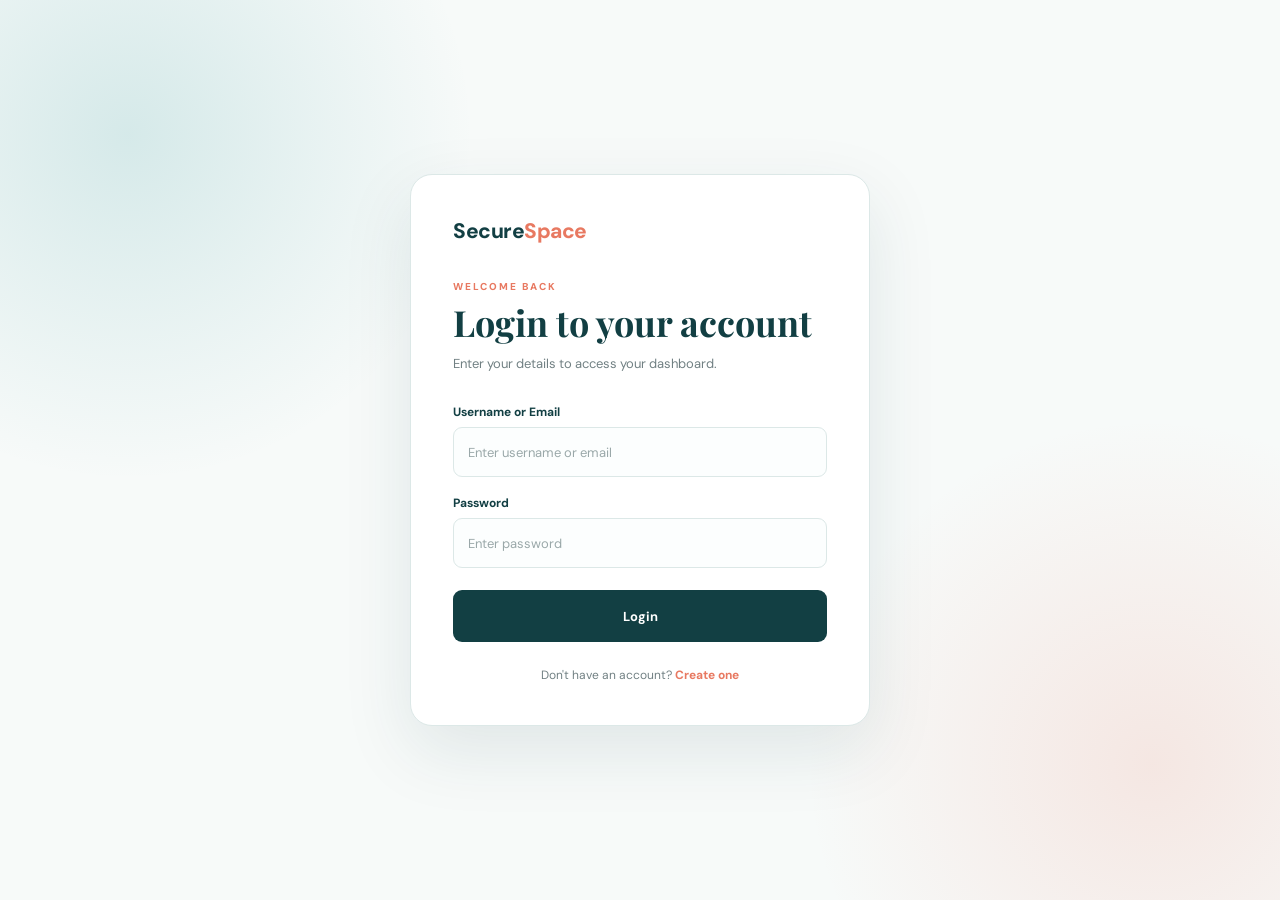
<file: WebDev-L2-LoginAuthentication/dashboard.html>
<!DOCTYPE html>
<html lang="en">

<head>

    <meta charset="UTF-8">

    <meta
        name="viewport"
        content="width=device-width, initial-scale=1.0"
    >

    <title>Dashboard | SecureSpace</title>

    <link rel="preconnect" href="https://fonts.googleapis.com">

    <link
        href="https://fonts.googleapis.com/css2?family=DM+Sans:wght@400;500;600;700;800&family=Playfair+Display:wght@600;700&display=swap"
        rel="stylesheet"
    >

    <link rel="stylesheet" href="style.css">

</head>

<body class="dashboard-body">

    <header class="dashboard-header">

        <div class="dashboard-nav">

            <div class="brand">
                Secure<span>Space</span>
            </div>

            <button
                id="logoutButton"
                class="logout-btn"
            >
                Logout
            </button>

        </div>

    </header>


    <main class="dashboard-main">

        <section class="welcome-card">

            <div class="welcome-icon">
                ✓
            </div>

            <p class="auth-label">
                AUTHENTICATION SUCCESSFUL
            </p>

            <h1>
                Welcome,
                <span id="dashboardUsername">
                    User
                </span>!
            </h1>

            <p>
                You have successfully logged in.
                This is your protected dashboard.
            </p>

        </section>


        <section class="info-grid">

            <div class="info-card">

                <span>
                    ACCOUNT
                </span>

                <h2>
                    Active
                </h2>

                <p>
                    Your account is currently logged in.
                </p>

            </div>


            <div class="info-card">

                <span>
                    SECURITY
                </span>

                <h2>
                    Protected
                </h2>

                <p>
                    Your password is stored using SHA-256 hashing.
                </p>

            </div>


            <div class="info-card">

                <span>
                    SESSION
                </span>

                <h2>
                    Active
                </h2>

                <p>
                    Logout to end your current session.
                </p>

            </div>

        </section>

    </main>


    <footer>

        <p>
            Created by Shreya Adhate
        </p>

        <p>
            OASIS INFOBYTE — Web Development & Designing
        </p>

    </footer>


    <script src="script.js"></script>

</body>

</html>
</file>
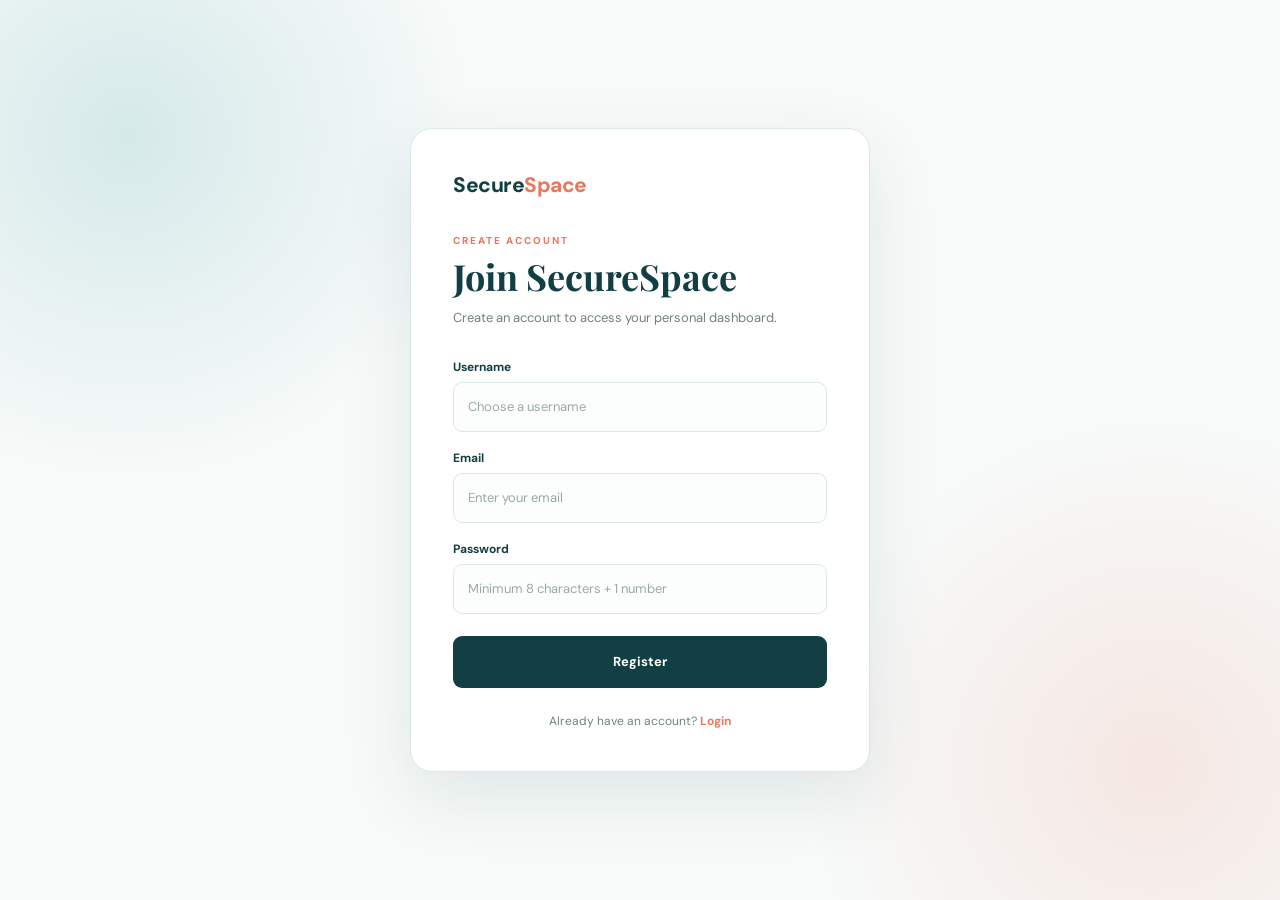
<file: WebDev-L2-LoginAuthentication/register.html>
<!DOCTYPE html>
<html lang="en">

<head>

    <meta charset="UTF-8">

    <meta
        name="viewport"
        content="width=device-width, initial-scale=1.0"
    >

    <title>Register | Shreya Adhate</title>

    <link rel="preconnect" href="https://fonts.googleapis.com">

    <link
        href="https://fonts.googleapis.com/css2?family=DM+Sans:wght@400;500;600;700;800&family=Playfair+Display:wght@600;700&display=swap"
        rel="stylesheet"
    >

    <link rel="stylesheet" href="style.css">

</head>

<body class="auth-body">

    <main class="auth-wrapper">

        <section class="auth-card">

            <div class="brand">
                Secure<span>Space</span>
            </div>

            <p class="auth-label">
                CREATE ACCOUNT
            </p>

            <h1>
                Join SecureSpace
            </h1>

            <p class="auth-description">
                Create an account to access your personal dashboard.
            </p>


            <form
                id="registerForm"
                class="auth-form"
            >

                <div class="form-group">

                    <label for="registerUsername">
                        Username
                    </label>

                    <input
                        type="text"
                        id="registerUsername"
                        placeholder="Choose a username"
                        autocomplete="username"
                    >

                </div>


                <div class="form-group">

                    <label for="registerEmail">
                        Email
                    </label>

                    <input
                        type="email"
                        id="registerEmail"
                        placeholder="Enter your email"
                        autocomplete="email"
                    >

                </div>


                <div class="form-group">

                    <label for="registerPassword">
                        Password
                    </label>

                    <input
                        type="password"
                        id="registerPassword"
                        placeholder="Minimum 8 characters + 1 number"
                        autocomplete="new-password"
                    >

                </div>


                <p
                    id="registerError"
                    class="form-error"
                ></p>


                <p
                    id="registerSuccess"
                    class="form-success"
                ></p>


                <button
                    type="submit"
                    class="primary-btn"
                >
                    Register
                </button>

            </form>


            <p class="switch-text">

                Already have an account?

                <a href="index.html">
                    Login
                </a>

            </p>

        </section>

    </main>


    <script src="script.js"></script>

</body>

</html>
</file>
<file: WebDev-L1-LandingPage/style.css>
/* =========================
   GLOBAL STYLES
========================= */

* {
    margin: 0;
    padding: 0;
    box-sizing: border-box;
}

html {
    scroll-behavior: smooth;
}

body {
    font-family: "Inter", sans-serif;
    background: #f8fafc;
    color: #172033;
    line-height: 1.6;
}

.container {
    width: min(1120px, 90%);
    margin: auto;
}

a {
    text-decoration: none;
    color: inherit;
}


/* =========================
   NAVIGATION
========================= */

.navbar {
    position: sticky;
    top: 0;
    z-index: 1000;

    background: rgba(248, 250, 252, 0.95);

    border-bottom: 1px solid #e2e8f0;
}

.nav-container {
    min-height: 72px;

    display: flex;
    align-items: center;
    justify-content: space-between;
}

.logo {
    font-size: 24px;
    font-weight: 800;
    letter-spacing: -1px;
}

.logo span {
    color: #6366f1;
}

nav {
    display: flex;
    gap: 30px;
}

nav a {
    font-size: 14px;
    font-weight: 600;
    color: #475569;

    transition: 0.3s ease;
}

nav a:hover {
    color: #6366f1;
}


/* =========================
   HERO
========================= */

.hero {
    min-height: 680px;

    display: flex;
    align-items: center;

    background:
        radial-gradient(circle at 85% 20%, #ddd6fe 0, transparent 28%),
        radial-gradient(circle at 10% 80%, #dbeafe 0, transparent 25%),
        #f8fafc;
}

.hero-content {
    display: grid;
    grid-template-columns: 1.2fr 0.8fr;
    gap: 70px;
    align-items: center;
}

.tagline,
.section-label {
    font-size: 13px;
    font-weight: 700;
    letter-spacing: 2px;
    color: #6366f1;
}

.hero h1 {
    max-width: 650px;

    margin: 18px 0;

    font-size: clamp(48px, 7vw, 78px);
    line-height: 1.05;
    letter-spacing: -4px;
}

.hero h1 span {
    color: #6366f1;
}

.hero-description {
    max-width: 570px;

    margin-bottom: 30px;

    font-size: 18px;
    color: #64748b;
}

.hero-buttons {
    display: flex;
    gap: 14px;
    flex-wrap: wrap;
}

.btn {
    display: inline-block;

    padding: 13px 22px;

    border-radius: 8px;

    font-size: 14px;
    font-weight: 700;

    transition: 0.3s ease;
}

.primary-btn {
    background: #6366f1;
    color: white;
}

.primary-btn:hover {
    background: #4f46e5;
    transform: translateY(-2px);
}

.secondary-btn {
    border: 1px solid #cbd5e1;
    background: white;
}

.secondary-btn:hover {
    border-color: #6366f1;
    color: #6366f1;
}


/* =========================
   HERO CARD
========================= */

.hero-card {
    padding: 40px;

    background: white;

    border: 1px solid #e2e8f0;

    border-radius: 24px;

    box-shadow: 0 25px 60px rgba(15, 23, 42, 0.10);
}

.card-icon {
    width: 55px;
    height: 55px;

    display: flex;
    align-items: center;
    justify-content: center;

    margin-bottom: 25px;

    border-radius: 14px;

    background: #eef2ff;
    color: #6366f1;

    font-size: 26px;
}

.hero-card h3 {
    margin-bottom: 12px;

    font-size: 25px;
}

.hero-card p {
    color: #64748b;
}

.mini-stats {
    display: grid;
    grid-template-columns: repeat(3, 1fr);

    gap: 15px;

    margin-top: 35px;
}

.mini-stats div {
    padding-top: 15px;

    border-top: 1px solid #e2e8f0;
}

.mini-stats strong,
.mini-stats span {
    display: block;
}

.mini-stats strong {
    font-size: 18px;
}

.mini-stats span {
    font-size: 12px;
    color: #64748b;
}


/* =========================
   COMMON SECTION
========================= */

.section {
    padding: 100px 0;
}

.section-heading {
    max-width: 650px;

    margin-bottom: 55px;
}

.section-heading h2,
.about-text h2 {
    margin: 12px 0 16px;

    font-size: clamp(32px, 5vw, 48px);
    line-height: 1.15;
    letter-spacing: -2px;
}

.section-heading > p:last-child {
    color: #64748b;
    font-size: 16px;
}


/* =========================
   FEATURES
========================= */

.features {
    background: white;
}

.feature-grid {
    display: grid;
    grid-template-columns: repeat(3, 1fr);

    gap: 25px;
}

.feature-card {
    padding: 35px;

    border: 1px solid #e2e8f0;
    border-radius: 16px;

    background: #ffffff;

    transition: 0.3s ease;
}

.feature-card:hover {
    transform: translateY(-6px);

    box-shadow: 0 15px 40px rgba(15, 23, 42, 0.08);
}

.feature-icon {
    width: 48px;
    height: 48px;

    display: flex;
    align-items: center;
    justify-content: center;

    margin-bottom: 20px;

    border-radius: 12px;

    background: #eef2ff;

    color: #6366f1;

    font-size: 21px;
    font-weight: 700;
}

.feature-card h3 {
    margin-bottom: 10px;

    font-size: 20px;
}

.feature-card p {
    color: #64748b;
    font-size: 15px;
}


/* =========================
   ABOUT
========================= */

.about {
    background: #f1f5f9;
}

.about-container {
    display: grid;
    grid-template-columns: 1fr 1fr;

    gap: 80px;

    align-items: center;
}

.about-visual {
    min-height: 400px;

    display: flex;
    align-items: center;
    justify-content: center;
}

.visual-box {
    width: 85%;
    min-height: 350px;

    padding: 40px;

    display: flex;
    flex-direction: column;
    justify-content: flex-end;

    border-radius: 24px;

    background:
        linear-gradient(135deg, #6366f1, #4338ca);

    color: white;

    box-shadow: 0 25px 50px rgba(67, 56, 202, 0.25);
}

.visual-number {
    margin-bottom: auto;

    font-size: 14px;
    font-weight: 700;
    letter-spacing: 2px;
}

.visual-box h3 {
    margin-bottom: 15px;

    font-size: 40px;
    line-height: 1.1;
}

.visual-box p {
    max-width: 300px;

    color: #e0e7ff;
}

.about-text > p:not(.section-label) {
    margin-bottom: 18px;

    color: #64748b;
    font-size: 16px;
}

.text-link {
    display: inline-block;

    margin-top: 10px;

    color: #6366f1;
    font-weight: 700;
}


/* =========================
   TESTIMONIAL
========================= */

.testimonial {
    background: white;
}

.testimonial-container {
    max-width: 850px;

    text-align: center;
}

.quote {
    font-size: clamp(25px, 4vw, 38px);
    font-weight: 600;
    line-height: 1.35;
    letter-spacing: -1px;
}

.author {
    margin-top: 20px;

    color: #6366f1;
    font-weight: 700;
}


/* =========================
   FOOTER
========================= */

footer {
    background: #111827;
    color: white;
}

.footer-container {
    padding: 65px 0;

    display: grid;
    grid-template-columns: 2fr 1fr 1fr;

    gap: 50px;
}

.footer-logo {
    display: inline-block;
    margin-bottom: 15px;
}

.footer-container p {
    max-width: 330px;

    color: #9ca3af;
    font-size: 14px;
}

.footer-links {
    display: flex;
    flex-direction: column;
    gap: 10px;
}

.footer-links h4 {
    margin-bottom: 8px;
}

.footer-links a {
    color: #9ca3af;
    font-size: 14px;

    transition: 0.3s ease;
}

.footer-links a:hover {
    color: white;
}

.copyright {
    padding: 20px;

    text-align: center;

    border-top: 1px solid #374151;
}

.copyright p {
    color: #9ca3af;
    font-size: 13px;
}


/* =========================
   RESPONSIVE DESIGN
========================= */

@media (max-width: 850px) {

    .hero {
        padding: 80px 0;
    }

    .hero-content {
        grid-template-columns: 1fr;
        gap: 50px;
    }

    .hero h1 {
        letter-spacing: -2px;
    }

    .feature-grid {
        grid-template-columns: 1fr;
    }

    .about-container {
        grid-template-columns: 1fr;
        gap: 40px;
    }

    .footer-container {
        grid-template-columns: 1fr 1fr;
    }
}


@media (max-width: 600px) {

    .nav-container {
        min-height: 65px;
    }

    nav {
        gap: 12px;
    }

    nav a {
        font-size: 12px;
    }

    .logo {
        font-size: 20px;
    }

    .hero {
        min-height: auto;
        padding: 70px 0;
    }

    .hero h1 {
        font-size: 48px;
    }

    .hero-description {
        font-size: 16px;
    }

    .hero-card {
        padding: 28px;
    }

    .section {
        padding: 70px 0;
    }

    .mini-stats {
        gap: 8px;
    }

    .about-visual {
        min-height: 330px;
    }

    .visual-box {
        width: 100%;
        min-height: 300px;
        padding: 30px;
    }

    .visual-box h3 {
        font-size: 32px;
    }

    .footer-container {
        grid-template-columns: 1fr;
        gap: 35px;
    }
}
</file>
<file: WebDev-L1-PersonalPortfolio/style.css>
/* =========================
   GLOBAL
========================= */

* {
    margin: 0;
    padding: 0;
    box-sizing: border-box;
}

html {
    scroll-behavior: smooth;
}

body {
    font-family: "Inter", sans-serif;
    background: #faf7ff;
    color: #1e1b4b;
    line-height: 1.6;
}

.container {
    width: min(1120px, 90%);
    margin: auto;
}

a {
    text-decoration: none;
    color: inherit;
}


/* =========================
   NAVBAR
========================= */

.navbar {
    position: sticky;
    top: 0;
    z-index: 1000;

    background: rgba(255, 255, 255, 0.95);

    border-bottom: 1px solid #e9d5ff;

    backdrop-filter: blur(12px);
}

.nav-container {
    min-height: 72px;

    display: flex;
    align-items: center;
    justify-content: space-between;
}

.logo {
    font-size: 25px;
    font-weight: 800;
    color: #1e1b4b;
}

.logo span {
    color: #8b5cf6;
}

nav {
    display: flex;
    gap: 28px;
}

nav a {
    color: #475569;
    font-size: 14px;
    font-weight: 600;
    transition: 0.3s;
}

nav a:hover {
    color: #8b5cf6;
}


/* =========================
   HERO
========================= */

.hero {
    min-height: 650px;

    display: flex;
    align-items: center;

    background:
        radial-gradient(
            circle at 85% 20%,
            rgba(139, 92, 246, 0.20),
            transparent 28%
        ),
        radial-gradient(
            circle at 10% 80%,
            rgba(236, 72, 153, 0.13),
            transparent 25%
        ),
        linear-gradient(
            135deg,
            #faf7ff,
            #f5f3ff,
            #fff7fb
        );
}

.hero-container {
    display: grid;

    grid-template-columns: 1.15fr 0.85fr;

    gap: 70px;

    align-items: center;
}

.intro,
.section-label {
    color: #8b5cf6;

    font-size: 13px;
    font-weight: 700;

    letter-spacing: 2px;
}

.hero h1 {
    margin: 15px 0;

    font-size: clamp(52px, 7vw, 78px);

    line-height: 1;

    letter-spacing: -4px;

    color: #1e1b4b;
}

.hero h1 span {
    background: linear-gradient(
        90deg,
        #7c3aed,
        #ec4899
    );

    -webkit-background-clip: text;
    -webkit-text-fill-color: transparent;
}

.hero h2 {
    max-width: 600px;

    margin-bottom: 20px;

    color: #334155;

    font-size: 25px;
    line-height: 1.3;
}

.hero-description {
    max-width: 580px;

    margin-bottom: 30px;

    color: #64748b;

    font-size: 17px;
}

.hero-buttons {
    display: flex;
    gap: 14px;

    flex-wrap: wrap;
}

.btn {
    display: inline-block;

    padding: 13px 22px;

    border-radius: 8px;

    font-size: 14px;
    font-weight: 700;

    transition: 0.3s;
}

.primary-btn {
    background: linear-gradient(
        135deg,
        #7c3aed,
        #ec4899
    );

    color: white;

    box-shadow:
        0 8px 20px rgba(139, 92, 246, 0.25);
}

.primary-btn:hover {
    transform: translateY(-3px);

    box-shadow:
        0 12px 28px rgba(139, 92, 246, 0.35);
}

.secondary-btn {
    background: white;

    border: 1px solid #d8b4fe;

    color: #6d28d9;
}

.secondary-btn:hover {
    border-color: #ec4899;

    color: #db2777;

    transform: translateY(-2px);
}


/* =========================
   PROFESSIONAL PHOTO
========================= */

.profile-area {
    text-align: center;
}

.photo-container {
    width: 310px;
    height: 310px;

    margin: auto;

    padding: 8px;

    border-radius: 50%;

    background: linear-gradient(
        135deg,
        #7c3aed,
        #ec4899
    );

    box-shadow:
        0 25px 60px rgba(124, 58, 237, 0.25);
}

.profile-photo {
    width: 100%;
    height: 100%;

    display: block;

    object-fit: cover;

    border-radius: 50%;

    border: 6px solid white;
}

.photo-caption {
    margin-top: 18px;

    color: #64748b;

    font-size: 14px;
    font-weight: 600;
}


/* =========================
   COMMON SECTION
========================= */

.section {
    padding: 100px 0;
}

.section-heading {
    max-width: 650px;

    margin-bottom: 50px;
}

.section-heading h2 {
    margin: 12px 0;

    font-size: clamp(34px, 5vw, 48px);

    line-height: 1.15;

    letter-spacing: -2px;

    color: #1e1b4b;
}

.section-heading > p:last-child {
    color: #64748b;
}


/* =========================
   ABOUT
========================= */

.about {
    background: white;
}

.about-content {
    display: grid;

    grid-template-columns: 1.5fr 1fr;

    gap: 50px;

    align-items: center;
}

.about-text {
    padding: 35px;

    background:
        linear-gradient(
            135deg,
            #ffffff,
            #faf5ff
        );

    border: 1px solid #e9d5ff;

    border-radius: 18px;

    box-shadow:
        0 12px 35px rgba(76, 29, 149, 0.06);
}

.about-text p {
    margin-bottom: 18px;

    color: #64748b;
}

.about-text p:last-child {
    margin-bottom: 0;
}

.about-highlights {
    display: grid;

    gap: 15px;
}

.highlight {
    padding: 22px;

    display: flex;
    align-items: center;

    gap: 20px;

    background: #ffffff;

    border: 1px solid #e9d5ff;

    border-radius: 12px;

    transition: 0.3s;
}

.highlight:hover {
    transform: translateX(5px);

    border-color: #c084fc;

    box-shadow:
        0 10px 25px rgba(139, 92, 246, 0.10);
}

.highlight strong {
    color: #8b5cf6;

    font-size: 18px;
}

.highlight span {
    font-weight: 600;

    color: #334155;
}


/* =========================
   SKILLS
========================= */

.skills {
    background:
        linear-gradient(
            135deg,
            #f5f3ff,
            #fff7fb
        );
}

.skills-grid {
    display: grid;

    grid-template-columns: repeat(4, 1fr);

    gap: 18px;
}

.skill-card {
    padding: 25px;

    background: white;

    border: 1px solid #e9d5ff;

    border-radius: 14px;

    transition: 0.3s;

    position: relative;

    overflow: hidden;
}

.skill-card::before {
    content: "";

    position: absolute;

    top: 0;
    left: 0;

    width: 100%;
    height: 4px;

    background: linear-gradient(
        90deg,
        #7c3aed,
        #ec4899
    );
}

.skill-card:hover {
    transform: translateY(-6px);

    box-shadow:
        0 15px 35px rgba(76, 29, 149, 0.10);
}

.skill-card span {
    color: #8b5cf6;

    font-size: 12px;
    font-weight: 700;
}

.skill-card h3 {
    margin: 12px 0 7px;

    font-size: 19px;

    color: #1e1b4b;
}

.skill-card p {
    color: #64748b;

    font-size: 13px;
}


/* =========================
   PROJECTS
========================= */

.projects {
    background: white;
}

.project-grid {
    display: grid;

    grid-template-columns: repeat(2, 1fr);

    gap: 25px;
}

.project-card {
    padding: 32px;

    background:
        linear-gradient(
            145deg,
            #ffffff,
            #fcfaff
        );

    border: 1px solid #e9d5ff;

    border-radius: 18px;

    transition: 0.3s;

    position: relative;
}

.project-card::after {
    content: "";

    position: absolute;

    width: 80px;
    height: 80px;

    right: -35px;
    top: -35px;

    border-radius: 50%;

    background: rgba(236, 72, 153, 0.08);
}

.project-card:hover {
    transform: translateY(-6px);

    border-color: #c084fc;

    box-shadow:
        0 18px 40px rgba(76, 29, 149, 0.10);
}

.project-number {
    margin-bottom: 15px;

    color: #ec4899;

    font-size: 12px;
    font-weight: 700;

    letter-spacing: 1px;
}

.project-card h3 {
    margin-bottom: 12px;

    font-size: 25px;

    color: #1e1b4b;
}

.project-card > p {
    margin-bottom: 22px;

    color: #64748b;

    font-size: 15px;
}

.project-tech {
    display: flex;

    gap: 8px;

    flex-wrap: wrap;

    margin-bottom: 22px;
}

.project-tech span {
    padding: 5px 10px;

    border-radius: 20px;

    background: #f3e8ff;

    color: #7c3aed;

    font-size: 12px;
    font-weight: 600;
}

.project-link {
    color: #7c3aed;

    font-size: 14px;
    font-weight: 700;

    transition: 0.3s;
}

.project-link:hover {
    color: #db2777;
}


/* =========================
   CONTACT
========================= */

.contact {
    background:
        linear-gradient(
            135deg,
            #f5f3ff,
            #fff7fb
        );
}

.contact-container {
    display: grid;

    grid-template-columns: 1fr 1fr;

    gap: 70px;

    align-items: center;
}

.contact-text h2 {
    margin: 15px 0;

    font-size: clamp(40px, 6vw, 60px);

    line-height: 1;

    letter-spacing: -3px;

    color: #1e1b4b;
}

.contact-text > p:last-child {
    max-width: 450px;

    color: #64748b;
}

.contact-card {
    padding: 35px;

    background: white;

    border: 1px solid #e9d5ff;

    border-radius: 18px;

    box-shadow:
        0 15px 40px rgba(76, 29, 149, 0.08);
}

.contact-item {
    display: flex;

    align-items: center;

    gap: 18px;

    padding: 20px 0;

    border-bottom: 1px solid #ede9fe;
}

.contact-item:first-child {
    padding-top: 0;
}

.contact-item:last-child {
    padding-bottom: 0;
    border-bottom: none;
}

.contact-icon {
    width: 45px;
    height: 45px;

    display: flex;
    align-items: center;
    justify-content: center;

    border-radius: 10px;

    background: linear-gradient(
        135deg,
        #f3e8ff,
        #fce7f3
    );

    color: #7c3aed;

    font-size: 13px;
    font-weight: 800;
}

.contact-item small {
    display: block;

    margin-bottom: 3px;

    color: #94a3b8;

    font-size: 12px;
}

.contact-item a {
    color: #334155;

    font-size: 14px;
    font-weight: 600;

    word-break: break-word;

    transition: 0.3s;
}

.contact-item a:hover {
    color: #db2777;
}


/* =========================
   FOOTER
========================= */

footer {
    background:
        linear-gradient(
            135deg,
            #1e1b4b,
            #312e81
        );

    color: white;
}

.footer-container {
    padding: 55px 0;

    display: flex;

    align-items: center;
    justify-content: space-between;

    gap: 40px;
}

.footer-logo {
    display: inline-block;

    margin-bottom: 10px;

    color: white;
}

.footer-logo span {
    color: #f472b6;
}

.footer-container p {
    color: #c4b5fd;

    font-size: 14px;
}

.footer-links {
    display: flex;
    gap: 25px;
}

.footer-links a {
    color: #c4b5fd;

    font-size: 13px;

    transition: 0.3s;
}

.footer-links a:hover {
    color: #f9a8d4;
}

.copyright {
    padding: 18px;

    text-align: center;

    border-top: 1px solid rgba(255, 255, 255, 0.12);
}

.copyright p {
    color: #a5b4fc;

    font-size: 12px;
}


/* =========================
   RESPONSIVE DESIGN
========================= */

@media (max-width: 900px) {

    .hero-container {
        grid-template-columns: 1fr;

        text-align: center;
    }

    .hero-description {
        margin-left: auto;
        margin-right: auto;
    }

    .hero-buttons {
        justify-content: center;
    }

    .profile-area {
        order: -1;
    }

    .photo-container {
        width: 240px;
        height: 240px;
    }

    .about-content,
    .contact-container {
        grid-template-columns: 1fr;
    }

    .skills-grid {
        grid-template-columns: repeat(2, 1fr);
    }
}


@media (max-width: 600px) {

    .nav-container {
        min-height: 65px;
    }

    nav {
        gap: 9px;
    }

    nav a {
        font-size: 10px;
    }

    .logo {
        font-size: 20px;
    }

    .hero {
        padding: 70px 0;
    }

    .hero h1 {
        font-size: 50px;
        letter-spacing: -2px;
    }

    .hero h2 {
        font-size: 20px;
    }

    .section {
        padding: 70px 0;
    }

    .photo-container {
        width: 200px;
        height: 200px;
    }

    .skills-grid,
    .project-grid {
        grid-template-columns: 1fr;
    }

    .footer-container {
        flex-direction: column;
        align-items: flex-start;
    }

    .footer-links {
        flex-wrap: wrap;
    }
}
</file>
<file: WebDev-L1-TemperatureConverter/style.css>
/* =========================
   RESET
========================= */

* {
    margin: 0;
    padding: 0;
    box-sizing: border-box;
}


/* =========================
   BODY
========================= */

body {
    font-family: "Inter", sans-serif;

    min-height: 100vh;

    background:
        radial-gradient(
            circle at 10% 20%,
            rgba(139, 92, 246, 0.16),
            transparent 25%
        ),

        radial-gradient(
            circle at 90% 80%,
            rgba(236, 72, 153, 0.14),
            transparent 25%
        ),

        linear-gradient(
            135deg,
            #faf7ff,
            #f5f3ff,
            #fff7fb
        );

    color: #1e1b4b;

    display: flex;
    flex-direction: column;
}


/* =========================
   NAVBAR
========================= */

.navbar {
    width: 100%;

    background: rgba(255, 255, 255, 0.92);

    border-bottom: 1px solid #e9d5ff;

    backdrop-filter: blur(12px);
}

.nav-container {
    width: min(1100px, 90%);

    min-height: 70px;

    margin: auto;

    display: flex;

    align-items: center;

    justify-content: space-between;
}

.logo {
    font-size: 24px;

    font-weight: 800;

    color: #1e1b4b;

    text-decoration: none;
}

.logo span {
    color: #8b5cf6;
}

.nav-container p {
    color: #64748b;

    font-size: 13px;

    font-weight: 600;
}


/* =========================
   MAIN
========================= */

main {
    flex: 1;
}

.converter-section {
    min-height: calc(100vh - 125px);

    display: flex;

    justify-content: center;

    align-items: center;

    padding: 70px 20px;
}

.converter-container {
    width: 100%;

    max-width: 720px;
}


/* =========================
   HEADING
========================= */

.heading {
    text-align: center;

    margin-bottom: 35px;
}

.small-title {
    color: #ec4899;

    font-size: 12px;

    font-weight: 800;

    letter-spacing: 2px;

    margin-bottom: 12px;
}

.heading h1 {
    font-size: clamp(38px, 7vw, 58px);

    line-height: 1.1;

    letter-spacing: -2px;

    color: #1e1b4b;

    margin-bottom: 15px;
}

.heading h1 span {
    background: linear-gradient(
        90deg,
        #7c3aed,
        #ec4899
    );

    -webkit-background-clip: text;

    -webkit-text-fill-color: transparent;
}

.description {
    max-width: 560px;

    margin: auto;

    color: #64748b;

    font-size: 15px;

    line-height: 1.7;
}


/* =========================
   CONVERTER CARD
========================= */

.converter-card {
    background: rgba(255, 255, 255, 0.95);

    border: 1px solid #e9d5ff;

    border-radius: 22px;

    padding: 35px;

    box-shadow:
        0 25px 60px rgba(76, 29, 149, 0.10);
}


/* =========================
   INPUT GROUP
========================= */

.input-group {
    margin-bottom: 22px;
}

.input-group label {
    display: block;

    margin-bottom: 9px;

    color: #334155;

    font-size: 14px;

    font-weight: 700;
}

.input-group input,
.input-group select {
    width: 100%;

    padding: 14px 16px;

    border: 1px solid #ddd6fe;

    border-radius: 10px;

    background: #faf7ff;

    color: #1e1b4b;

    font-family: inherit;

    font-size: 15px;

    outline: none;

    transition: 0.3s;
}

.input-group input:focus,
.input-group select:focus {
    border-color: #8b5cf6;

    background: white;

    box-shadow:
        0 0 0 4px rgba(139, 92, 246, 0.10);
}


/* =========================
   CONVERT BUTTON
========================= */

.convert-btn {
    width: 100%;

    border: none;

    border-radius: 10px;

    padding: 15px;

    background:
        linear-gradient(
            135deg,
            #7c3aed,
            #ec4899
        );

    color: white;

    font-family: inherit;

    font-size: 15px;

    font-weight: 700;

    cursor: pointer;

    box-shadow:
        0 10px 25px rgba(139, 92, 246, 0.25);

    transition: 0.3s;
}

.convert-btn:hover {
    transform: translateY(-2px);

    box-shadow:
        0 14px 30px rgba(139, 92, 246, 0.35);
}

.convert-btn:active {
    transform: translateY(0);
}


/* =========================
   ERROR MESSAGE
========================= */

.error-message {
    margin-top: 15px;

    padding: 12px 15px;

    border-radius: 9px;

    background: #fff1f2;

    border: 1px solid #fecdd3;

    color: #be123c;

    font-size: 13px;

    font-weight: 600;

    text-align: center;

    display: none;
}


/* =========================
   RESULTS
========================= */

.results {
    margin-top: 30px;

    padding-top: 30px;

    border-top: 1px solid #ede9fe;
}

.results h2 {
    text-align: center;

    margin-bottom: 20px;

    font-size: 20px;

    color: #1e1b4b;
}

.result-grid {
    display: grid;

    grid-template-columns: repeat(3, 1fr);

    gap: 15px;
}

.result-card {
    padding: 20px 15px;

    background:
        linear-gradient(
            145deg,
            #ffffff,
            #faf5ff
        );

    border: 1px solid #e9d5ff;

    border-radius: 14px;

    text-align: center;

    transition: 0.3s;
}

.result-card:hover {
    transform: translateY(-4px);

    border-color: #c084fc;

    box-shadow:
        0 12px 25px rgba(124, 58, 237, 0.10);
}

.result-icon {
    width: 48px;
    height: 48px;

    margin: 0 auto 12px;

    display: flex;

    align-items: center;

    justify-content: center;

    border-radius: 50%;

    background:
        linear-gradient(
            135deg,
            #f3e8ff,
            #fce7f3
        );

    color: #7c3aed;

    font-size: 14px;

    font-weight: 800;
}

.result-card p {
    margin-bottom: 5px;

    color: #64748b;

    font-size: 12px;

    font-weight: 600;
}

.result-card h3 {
    color: #1e1b4b;

    font-size: 22px;

    word-break: break-word;
}


/* =========================
   HIDDEN
========================= */

.hidden {
    display: none;
}


/* =========================
   FOOTER
========================= */

footer {
    padding: 20px;

    text-align: center;

    background:
        linear-gradient(
            135deg,
            #1e1b4b,
            #312e81
        );

    color: #c4b5fd;

    font-size: 12px;
}


/* =========================
   RESPONSIVE
========================= */

@media (max-width: 650px) {

    .converter-section {
        padding: 50px 15px;
    }

    .converter-card {
        padding: 25px 20px;

        border-radius: 18px;
    }

    .nav-container p {
        display: none;
    }

    .heading h1 {
        font-size: 42px;
    }

    .result-grid {
        grid-template-columns: 1fr;
    }

    .result-card {
        display: flex;

        align-items: center;

        text-align: left;

        gap: 15px;
    }

    .result-icon {
        margin: 0;

        flex-shrink: 0;
    }
}
</file>
<file: WebDev-L2-Calculator/style.css>
/* =========================
   RESET
========================= */

* {
    margin: 0;
    padding: 0;
    box-sizing: border-box;
}


/* =========================
   BODY
========================= */

body {
    min-height: 100vh;

    font-family: "Inter", sans-serif;

    color: #1e1b4b;

    background:
        radial-gradient(
            circle at 10% 20%,
            rgba(139, 92, 246, 0.16),
            transparent 25%
        ),

        radial-gradient(
            circle at 90% 80%,
            rgba(236, 72, 153, 0.14),
            transparent 25%
        ),

        linear-gradient(
            135deg,
            #faf7ff,
            #f5f3ff,
            #fff7fb
        );

    display: flex;
    flex-direction: column;
}


/* =========================
   NAVBAR
========================= */

.navbar {
    background: rgba(255, 255, 255, 0.94);

    border-bottom: 1px solid #e9d5ff;

    backdrop-filter: blur(12px);
}

.nav-container {
    width: min(1050px, 90%);

    min-height: 70px;

    margin: auto;

    display: flex;

    align-items: center;

    justify-content: space-between;
}

.logo {
    color: #1e1b4b;

    text-decoration: none;

    font-size: 24px;

    font-weight: 800;
}

.logo span {
    color: #ec4899;
}

.nav-container p {
    color: #64748b;

    font-size: 13px;

    font-weight: 600;
}


/* =========================
   MAIN
========================= */

main {
    flex: 1;
}

.calculator-section {
    min-height: calc(100vh - 125px);

    padding: 60px 20px;

    display: flex;

    align-items: center;

    justify-content: center;
}

.calculator-container {
    width: 100%;

    max-width: 430px;
}


/* =========================
   HEADING
========================= */

.heading {
    text-align: center;

    margin-bottom: 28px;
}

.small-title {
    color: #ec4899;

    font-size: 11px;

    font-weight: 800;

    letter-spacing: 2px;

    margin-bottom: 10px;
}

.heading h1 {
    margin-bottom: 12px;

    color: #1e1b4b;

    font-size: clamp(36px, 7vw, 50px);

    line-height: 1.1;

    letter-spacing: -2px;
}

.heading h1 span {
    background:
        linear-gradient(
            90deg,
            #7c3aed,
            #ec4899
        );

    -webkit-background-clip: text;

    -webkit-text-fill-color: transparent;
}

.description {
    color: #64748b;

    font-size: 14px;

    line-height: 1.6;
}


/* =========================
   CALCULATOR
========================= */

.calculator {
    padding: 22px;

    background: rgba(255, 255, 255, 0.96);

    border: 1px solid #e9d5ff;

    border-radius: 22px;

    box-shadow:
        0 25px 60px rgba(76, 29, 149, 0.12);
}


/* =========================
   DISPLAY
========================= */

.display-container {
    min-height: 115px;

    margin-bottom: 15px;

    padding: 20px;

    border-radius: 15px;

    background:
        linear-gradient(
            135deg,
            #1e1b4b,
            #312e81
        );

    display: flex;

    flex-direction: column;

    justify-content: flex-end;

    align-items: flex-end;

    overflow: hidden;
}

.previous-display {
    width: 100%;

    min-height: 20px;

    margin-bottom: 5px;

    color: #c4b5fd;

    text-align: right;

    font-size: 13px;

    overflow: hidden;

    white-space: nowrap;

    text-overflow: ellipsis;
}

.display {
    width: 100%;

    color: white;

    text-align: right;

    font-size: 34px;

    font-weight: 700;

    overflow: hidden;

    white-space: nowrap;

    text-overflow: ellipsis;
}


/* =========================
   ERROR
========================= */

.error-message {
    display: none;

    margin-bottom: 12px;

    padding: 10px;

    border-radius: 8px;

    background: #fff1f2;

    border: 1px solid #fecdd3;

    color: #be123c;

    text-align: center;

    font-size: 12px;

    font-weight: 600;
}


/* =========================
   BUTTON GRID
========================= */

.buttons {
    display: grid;

    grid-template-columns:
        repeat(4, 1fr);

    gap: 10px;
}


/* =========================
   BUTTON
========================= */

.btn {
    min-height: 62px;

    border: none;

    border-radius: 12px;

    font-family: inherit;

    font-size: 19px;

    font-weight: 700;

    cursor: pointer;

    transition:
        transform 0.15s ease,
        box-shadow 0.15s ease,
        background 0.15s ease;
}

.btn:active {
    transform: scale(0.95);
}


/* =========================
   NUMBER BUTTONS
========================= */

.number {
    background: #f8f5ff;

    border: 1px solid #ede9fe;

    color: #1e1b4b;
}

.number:hover {
    background: #f3e8ff;

    border-color: #d8b4fe;
}


/* =========================
   FUNCTION BUTTONS
========================= */

.function {
    background: #fce7f3;

    color: #be185d;

    border: 1px solid #fbcfe8;
}

.function:hover {
    background: #fbcfe8;
}


/* =========================
   OPERATOR BUTTONS
========================= */

.operator {
    background:
        linear-gradient(
            135deg,
            #ede9fe,
            #f3e8ff
        );

    color: #7c3aed;

    border: 1px solid #ddd6fe;
}

.operator:hover {
    background:
        linear-gradient(
            135deg,
            #ddd6fe,
            #f5d0fe
        );
}


/* =========================
   EQUALS
========================= */

.equals {
    grid-row: span 2;

    background:
        linear-gradient(
            135deg,
            #7c3aed,
            #ec4899
        );

    color: white;

    box-shadow:
        0 8px 20px rgba(139, 92, 246, 0.25);
}

.equals:hover {
    box-shadow:
        0 12px 28px rgba(139, 92, 246, 0.35);

    transform: translateY(-2px);
}


/* =========================
   ZERO BUTTON
========================= */

.zero {
    grid-column: span 2;
}


/* =========================
   FOOTER
========================= */

footer {
    padding: 18px;

    background:
        linear-gradient(
            135deg,
            #1e1b4b,
            #312e81
        );

    color: #c4b5fd;

    text-align: center;

    font-size: 12px;
}


/* =========================
   RESPONSIVE
========================= */

@media (max-width: 500px) {

    .calculator-section {
        padding: 40px 15px;
    }

    .calculator {
        padding: 17px;

        border-radius: 18px;
    }

    .btn {
        min-height: 55px;

        font-size: 17px;
    }

    .display {
        font-size: 28px;
    }

    .display-container {
        min-height: 100px;
    }
}
</file>
<file: WebDev-L2-LoginAuthentication/style.css>
/* =========================
   RESET
========================= */

* {
    margin: 0;
    padding: 0;
    box-sizing: border-box;
}


/* =========================
   COLORS
========================= */

:root {

    --teal-dark: #123f43;

    --teal: #168b8f;

    --teal-light: #dff3f1;

    --coral: #e87961;

    --coral-light: #fff0ec;

    --cream: #f7faf9;

    --white: #ffffff;

    --text: #263b3d;

    --muted: #718083;

    --border: #dce8e7;

    --error: #c94f4f;

    --success: #23845b;
}


/* =========================
   BODY
========================= */

body {

    min-height: 100vh;

    font-family: "DM Sans", sans-serif;

    color: var(--text);

    background: var(--cream);
}


/* =========================
   AUTH BODY
========================= */

.auth-body {

    min-height: 100vh;

    display: flex;

    align-items: center;

    justify-content: center;

    padding: 30px 20px;

    background:
        radial-gradient(
            circle at 10% 15%,
            rgba(22, 139, 143, 0.15),
            transparent 25%
        ),

        radial-gradient(
            circle at 90% 85%,
            rgba(232, 121, 97, 0.15),
            transparent 25%
        ),

        #f7faf9;
}


/* =========================
   AUTH WRAPPER
========================= */

.auth-wrapper {

    width: 100%;

    max-width: 460px;
}


/* =========================
   AUTH CARD
========================= */

.auth-card {

    padding: 42px;

    background: white;

    border: 1px solid var(--border);

    border-radius: 22px;

    box-shadow:
        0 25px 70px rgba(18, 63, 67, 0.10);
}


/* =========================
   BRAND
========================= */

.brand {

    margin-bottom: 35px;

    color: var(--teal-dark);

    font-size: 21px;

    font-weight: 800;

    letter-spacing: -0.5px;
}


.brand span {

    color: var(--coral);
}


/* =========================
   LABEL
========================= */

.auth-label {

    margin-bottom: 8px;

    color: var(--coral);

    font-size: 10px;

    font-weight: 800;

    letter-spacing: 2px;
}


/* =========================
   HEADING
========================= */

.auth-card h1 {

    margin-bottom: 10px;

    color: var(--teal-dark);

    font-family: "Playfair Display", serif;

    font-size: 36px;

    line-height: 1.2;
}


.auth-description {

    margin-bottom: 30px;

    color: var(--muted);

    font-size: 13px;

    line-height: 1.6;
}


/* =========================
   FORM
========================= */

.auth-form {

    display: flex;

    flex-direction: column;

    gap: 18px;
}


.form-group {

    display: flex;

    flex-direction: column;

    gap: 7px;
}


.form-group label {

    color: var(--teal-dark);

    font-size: 12px;

    font-weight: 700;
}


.form-group input {

    width: 100%;

    height: 50px;

    padding: 0 14px;

    border: 1px solid var(--border);

    border-radius: 9px;

    outline: none;

    background: #fcfefe;

    color: var(--text);

    font-family: inherit;

    font-size: 13px;

    transition: 0.2s;
}


.form-group input:focus {

    border-color: var(--teal);

    box-shadow:
        0 0 0 4px rgba(22, 139, 143, 0.10);
}


.form-group input::placeholder {

    color: #9aa8a9;
}


/* =========================
   BUTTON
========================= */

.primary-btn {

    height: 52px;

    margin-top: 4px;

    border: none;

    border-radius: 9px;

    background: var(--teal-dark);

    color: white;

    font-family: inherit;

    font-size: 13px;

    font-weight: 700;

    cursor: pointer;

    transition: 0.2s;
}


.primary-btn:hover {

    background: var(--teal);

    transform: translateY(-2px);

    box-shadow:
        0 8px 20px rgba(22, 139, 143, 0.18);
}


/* =========================
   ERRORS
========================= */

.form-error {

    display: none;

    padding: 10px;

    border-radius: 7px;

    background: #fff2f1;

    border: 1px solid #f1d1ce;

    color: var(--error);

    font-size: 11px;

    font-weight: 600;
}


/* =========================
   SUCCESS
========================= */

.form-success {

    display: none;

    padding: 10px;

    border-radius: 7px;

    background: #edf9f3;

    border: 1px solid #c9ead9;

    color: var(--success);

    font-size: 11px;

    font-weight: 600;
}


/* =========================
   SWITCH
========================= */

.switch-text {

    margin-top: 25px;

    color: var(--muted);

    text-align: center;

    font-size: 12px;
}


.switch-text a {

    color: var(--coral);

    font-weight: 700;

    text-decoration: none;
}


.switch-text a:hover {

    text-decoration: underline;
}


/* =========================
   DASHBOARD
========================= */

.dashboard-body {

    min-height: 100vh;

    display: flex;

    flex-direction: column;

    background: var(--cream);
}


/* =========================
   DASHBOARD HEADER
========================= */

.dashboard-header {

    background: white;

    border-bottom: 1px solid var(--border);
}


.dashboard-nav {

    width: min(1050px, 92%);

    min-height: 75px;

    margin: auto;

    display: flex;

    align-items: center;

    justify-content: space-between;
}


.dashboard-nav .brand {

    margin: 0;
}


/* =========================
   LOGOUT
========================= */

.logout-btn {

    padding: 10px 18px;

    border: 1px solid #f1c7bf;

    border-radius: 8px;

    background: var(--coral-light);

    color: #b95342;

    font-family: inherit;

    font-size: 12px;

    font-weight: 700;

    cursor: pointer;

    transition: 0.2s;
}


.logout-btn:hover {

    background: var(--coral);

    color: white;

    border-color: var(--coral);
}


/* =========================
   DASHBOARD MAIN
========================= */

.dashboard-main {

    width: min(1050px, 92%);

    margin: auto;

    padding: 60px 0;

    flex: 1;
}


/* =========================
   WELCOME
========================= */

.welcome-card {

    padding: 45px;

    margin-bottom: 25px;

    border-radius: 20px;

    background:
        linear-gradient(
            135deg,
            var(--teal-dark),
            #1d686c
        );

    color: white;

    text-align: center;

    box-shadow:
        0 20px 45px rgba(18, 63, 67, 0.15);
}


.welcome-icon {

    width: 55px;

    height: 55px;

    margin: 0 auto 18px;

    border-radius: 50%;

    background: rgba(255,255,255,0.12);

    border: 1px solid rgba(255,255,255,0.25);

    display: flex;

    align-items: center;

    justify-content: center;

    color: #a9e5d8;

    font-size: 23px;

    font-weight: 800;
}


.welcome-card .auth-label {

    color: #a9e5d8;
}


.welcome-card h1 {

    margin-bottom: 12px;

    font-family: "Playfair Display", serif;

    font-size: clamp(35px, 6vw, 52px);
}


.welcome-card h1 span {

    color: #f3a18e;
}


.welcome-card > p:last-child {

    color: #d7eceb;

    font-size: 14px;
}


/* =========================
   INFO GRID
========================= */

.info-grid {

    display: grid;

    grid-template-columns:
        repeat(3, 1fr);

    gap: 18px;
}


.info-card {

    padding: 25px;

    background: white;

    border: 1px solid var(--border);

    border-radius: 15px;
}


.info-card span {

    color: var(--coral);

    font-size: 10px;

    font-weight: 800;

    letter-spacing: 1.5px;
}


.info-card h2 {

    margin: 8px 0;

    color: var(--teal-dark);

    font-family: "Playfair Display", serif;

    font-size: 24px;
}


.info-card p {

    color: var(--muted);

    font-size: 12px;

    line-height: 1.6;
}


/* =========================
   FOOTER
========================= */

footer {

    padding: 25px 20px;

    background: var(--teal-dark);

    color: #b9d8d5;

    text-align: center;

    font-size: 11px;
}


footer p:first-child {

    margin-bottom: 5px;

    color: white;

    font-weight: 700;
}


/* =========================
   RESPONSIVE
========================= */

@media (max-width: 700px) {

    .auth-card {

        padding: 30px 22px;
    }


    .auth-card h1 {

        font-size: 30px;
    }


    .info-grid {

        grid-template-columns: 1fr;
    }


    .welcome-card {

        padding: 35px 20px;
    }

}


@media (max-width: 450px) {

    .auth-body {

        padding: 15px;
    }


    .auth-card {

        padding: 28px 18px;

        border-radius: 16px;
    }


    .dashboard-nav {

        width: 94%;
    }


    .dashboard-main {

        width: 94%;
    }

}
</file>
<file: WebDev-L2-ToDoApp/style.css>
/* =========================
   RESET
========================= */

* {
    margin: 0;
    padding: 0;
    box-sizing: border-box;
}


/* =========================
   COLORS
========================= */

:root {

    --sage-dark: #365448;

    --sage: #6f9682;

    --sage-light: #dcebe2;

    --peach: #e9a47a;

    --peach-light: #fff0e6;

    --cream: #faf8f3;

    --paper: #ffffff;

    --text: #29352f;

    --muted: #78847e;

    --border: #dce4df;

    --danger: #c75b55;

}


/* =========================
   BODY
========================= */

body {

    min-height: 100vh;

    font-family: "DM Sans", sans-serif;

    color: var(--text);

    background: var(--cream);

    display: flex;

    flex-direction: column;
}


/* =========================
   HEADER
========================= */

.header {

    padding: 55px 20px;

    background:
        radial-gradient(
            circle at 85% 20%,
            rgba(233, 164, 122, 0.28),
            transparent 25%
        ),

        linear-gradient(
            135deg,
            #edf4ef,
            #dcebe2
        );

    border-bottom: 1px solid #cbdcd2;
}


.header-content {

    width: min(1050px, 92%);

    margin: auto;

    display: flex;

    align-items: center;

    justify-content: space-between;

    gap: 30px;
}


.eyebrow {

    margin-bottom: 8px;

    color: var(--peach);

    font-size: 11px;

    font-weight: 800;

    letter-spacing: 2px;
}


.header h1 {

    margin-bottom: 8px;

    color: var(--sage-dark);

    font-family: "Playfair Display", serif;

    font-size: clamp(40px, 6vw, 62px);

    line-height: 1.1;
}


.header h1 span {

    color: var(--sage);
}


.subtitle {

    color: var(--muted);

    font-size: 15px;
}


.date-box {

    padding: 14px 20px;

    background: white;

    border: 1px solid #cbdcd2;

    border-radius: 12px;

    color: var(--sage-dark);

    font-size: 13px;

    font-weight: 700;

    box-shadow:
        0 8px 25px rgba(54, 84, 72, 0.07);
}


/* =========================
   MAIN
========================= */

.main-container {

    width: min(1050px, 92%);

    margin: auto;

    padding: 45px 0 70px;

    flex: 1;
}


/* =========================
   ADD TASK
========================= */

.add-section {

    margin-bottom: 45px;
}


#taskForm {

    display: flex;

    gap: 12px;
}


#taskInput {

    flex: 1;

    min-height: 58px;

    padding: 0 20px;

    border: 1px solid var(--border);

    border-radius: 12px;

    outline: none;

    background: white;

    color: var(--text);

    font-family: inherit;

    font-size: 15px;

    transition: 0.2s;
}


#taskInput:focus {

    border-color: var(--sage);

    box-shadow:
        0 0 0 4px rgba(111, 150, 130, 0.12);
}


#taskInput::placeholder {

    color: #a0aaa5;
}


#taskForm button {

    min-width: 130px;

    border: none;

    border-radius: 12px;

    background: var(--sage-dark);

    color: white;

    font-family: inherit;

    font-size: 14px;

    font-weight: 700;

    cursor: pointer;

    transition: 0.2s;
}


#taskForm button:hover {

    background: #294339;

    transform: translateY(-2px);
}


.input-error {

    display: none;

    margin-top: 8px;

    color: var(--danger);

    font-size: 13px;

    font-weight: 600;
}


/* =========================
   TASK GRID
========================= */

.task-grid {

    display: grid;

    grid-template-columns: 1fr 1fr;

    gap: 25px;
}


/* =========================
   TASK SECTION
========================= */

.task-section {

    min-height: 400px;

    padding: 25px;

    background: var(--paper);

    border: 1px solid var(--border);

    border-radius: 18px;

    box-shadow:
        0 10px 35px rgba(54, 84, 72, 0.06);
}


.pending-section {

    border-top: 4px solid var(--sage);
}


.completed-section {

    border-top: 4px solid var(--peach);
}


/* =========================
   SECTION HEADING
========================= */

.section-heading {

    display: flex;

    align-items: flex-start;

    justify-content: space-between;

    gap: 15px;

    margin-bottom: 25px;
}


.section-label {

    margin-bottom: 4px;

    color: var(--sage);

    font-size: 10px;

    font-weight: 800;

    letter-spacing: 1.5px;
}


.completed-label {

    color: var(--peach);
}


.section-heading h2 {

    color: var(--sage-dark);

    font-family: "Playfair Display", serif;

    font-size: 25px;
}


.count {

    padding: 7px 10px;

    border-radius: 20px;

    white-space: nowrap;

    font-size: 11px;

    font-weight: 700;
}


.pending-count {

    background: var(--sage-light);

    color: var(--sage-dark);
}


.completed-count {

    background: var(--peach-light);

    color: #a95f37;
}


/* =========================
   TASK LIST
========================= */

.task-list {

    display: flex;

    flex-direction: column;

    gap: 12px;
}


/* =========================
   TASK CARD
========================= */

.task-card {

    padding: 16px;

    background: #fbfcfb;

    border: 1px solid var(--border);

    border-radius: 12px;

    transition: 0.2s;
}


.task-card:hover {

    border-color: #b9cfc3;

    box-shadow:
        0 6px 18px rgba(54, 84, 72, 0.07);
}


.task-top {

    display: flex;

    align-items: flex-start;

    gap: 12px;
}


/* =========================
   CHECK BUTTON
========================= */

.complete-btn {

    flex-shrink: 0;

    width: 24px;

    height: 24px;

    border: 2px solid var(--sage);

    border-radius: 50%;

    background: white;

    color: white;

    cursor: pointer;

    display: flex;

    align-items: center;

    justify-content: center;

    transition: 0.2s;
}


.complete-btn:hover {

    background: var(--sage-light);
}


.completed-task .complete-btn {

    background: var(--sage);

    border-color: var(--sage);
}


/* =========================
   TASK TEXT
========================= */

.task-content {

    flex: 1;

    min-width: 0;
}


.task-text {

    color: var(--text);

    font-size: 14px;

    font-weight: 600;

    word-break: break-word;
}


.completed-task .task-text {

    color: #8d9791;

    text-decoration: line-through;
}


.task-time {

    margin-top: 5px;

    color: var(--muted);

    font-size: 10px;
}


/* =========================
   TASK ACTIONS
========================= */

.task-actions {

    display: flex;

    gap: 6px;

    margin-top: 13px;

    padding-left: 36px;
}


.action-btn {

    padding: 6px 10px;

    border: 1px solid var(--border);

    border-radius: 7px;

    background: white;

    font-family: inherit;

    font-size: 11px;

    font-weight: 700;

    cursor: pointer;

    transition: 0.2s;
}


.edit-btn {

    color: var(--sage-dark);
}


.edit-btn:hover {

    background: var(--sage-light);

    border-color: var(--sage);
}


.delete-btn {

    color: var(--danger);
}


.delete-btn:hover {

    background: #fff0ef;

    border-color: #e6aaa5;
}


/* =========================
   INLINE EDIT
========================= */

.edit-input {

    width: 100%;

    padding: 8px 10px;

    border: 1px solid var(--sage);

    border-radius: 7px;

    outline: none;

    color: var(--text);

    font-family: inherit;

    font-size: 14px;
}


.save-btn {

    color: var(--sage-dark);

    background: var(--sage-light);

    border-color: var(--sage);
}


.cancel-btn {

    color: var(--danger);
}


/* =========================
   EMPTY STATE
========================= */

.empty-state {

    padding: 50px 15px;

    text-align: center;

    color: var(--muted);
}


.empty-icon {

    width: 55px;

    height: 55px;

    margin: 0 auto 15px;

    border-radius: 50%;

    background: var(--sage-light);

    color: var(--sage-dark);

    display: flex;

    align-items: center;

    justify-content: center;

    font-size: 22px;

    font-weight: 700;
}


.empty-state h3 {

    margin-bottom: 5px;

    color: var(--sage-dark);

    font-family: "Playfair Display", serif;

    font-size: 20px;
}


.empty-state p {

    font-size: 12px;
}


/* =========================
   FOOTER
========================= */

footer {

    padding: 25px 20px;

    background: var(--sage-dark);

    color: #cbdcd2;

    text-align: center;

    font-size: 11px;
}


footer p:first-child {

    margin-bottom: 5px;

    color: white;

    font-weight: 700;
}


/* =========================
   RESPONSIVE
========================= */

@media (max-width: 750px) {

    .header-content {

        flex-direction: column;

        align-items: flex-start;
    }


    .date-box {

        align-self: flex-start;
    }


    .task-grid {

        grid-template-columns: 1fr;
    }


    .task-section {

        min-height: 300px;
    }

}


@media (max-width: 500px) {

    .main-container {

        width: 94%;

        padding-top: 30px;
    }


    #taskForm {

        flex-direction: column;
    }


    #taskForm button {

        min-height: 52px;
    }


    .task-section {

        padding: 18px;
    }


    .section-heading {

        flex-direction: column;
    }


    .task-actions {

        padding-left: 36px;
    }

}
</file>
<file: WebDev-L2-TributePage/style.css>
/* =========================
   RESET
========================= */

* {
    margin: 0;
    padding: 0;
    box-sizing: border-box;
}


/* =========================
   COLORS
========================= */

:root {
    --dark: #2b2118;
    --brown: #5c4033;
    --gold: #b8860b;
    --gold-light: #d4a84f;
    --cream: #f8f1e5;
    --paper: #fffdf8;
    --terracotta: #a0522d;
    --text: #44372d;
    --muted: #75675b;
    --border: #dfcdb2;
}


/* =========================
   BODY
========================= */

body {
    font-family: "Inter", sans-serif;

    color: var(--text);

    background: var(--cream);

    line-height: 1.7;
}


/* =========================
   HERO
========================= */

.hero {
    min-height: 55vh;

    padding: 80px 20px;

    display: flex;

    align-items: center;

    justify-content: center;

    text-align: center;

    color: white;

    background:
        radial-gradient(
            circle at 20% 20%,
            rgba(212, 168, 79, 0.18),
            transparent 30%
        ),

        radial-gradient(
            circle at 80% 80%,
            rgba(160, 82, 45, 0.20),
            transparent 30%
        ),

        linear-gradient(
            135deg,
            #211811,
            #3b2920,
            #5c4033
        );
}


.hero-content {
    max-width: 850px;
}


.eyebrow {
    margin-bottom: 18px;

    color: var(--gold-light);

    font-size: 12px;

    font-weight: 700;

    letter-spacing: 3px;
}


.hero h1 {
    font-family: "DM Serif Display", serif;

    font-size: clamp(52px, 9vw, 90px);

    line-height: 1;

    letter-spacing: -2px;

    margin-bottom: 25px;
}


.hero h1 span {
    display: block;

    color: #e4bd69;
}


.tagline {
    font-size: 18px;

    color: #eadcc8;
}


/* =========================
   IMAGE SECTION
========================= */

.image-section {
    padding: 65px 20px;

    background: var(--paper);
}


.image-container {
    width: min(900px, 100%);

    margin: auto;

    text-align: center;
}


.kalam-image {
    width: 100%;

    max-width: 700px;

    max-height: 550px;

    object-fit: cover;

    border-radius: 6px;

    border: 10px solid white;

    outline: 1px solid var(--border);

    box-shadow:
        0 20px 45px rgba(60, 40, 20, 0.20);
}


.image-caption {
    margin-top: 15px;

    color: var(--muted);

    font-size: 13px;

    font-style: italic;
}


/* =========================
   COMMON CONTENT
========================= */

.content {
    width: min(900px, 90%);

    margin: auto;
}


.section-label {
    margin-bottom: 10px;

    color: var(--terracotta);

    font-size: 12px;

    font-weight: 800;

    letter-spacing: 2px;
}


h2 {
    margin-bottom: 30px;

    color: var(--dark);

    font-family: "DM Serif Display", serif;

    font-size: clamp(36px, 6vw, 52px);

    line-height: 1.15;
}


h2 span {
    color: var(--gold);
}


/* =========================
   BIOGRAPHY
========================= */

.biography {
    padding: 90px 20px;

    background: var(--cream);
}


.biography p:not(.section-label) {
    margin-bottom: 22px;

    color: var(--text);

    font-size: 16px;
}


/* =========================
   TIMELINE
========================= */

.timeline-section {
    padding: 90px 20px;

    background: #eee1cc;
}


.timeline {
    position: relative;

    margin-top: 45px;
}


.timeline::before {
    content: "";

    position: absolute;

    left: 82px;

    top: 0;

    bottom: 0;

    width: 2px;

    background:
        linear-gradient(
            to bottom,
            var(--gold),
            var(--terracotta)
        );
}


.timeline-item {
    position: relative;

    display: grid;

    grid-template-columns: 130px 1fr;

    gap: 25px;

    margin-bottom: 30px;
}


.year {
    color: var(--terracotta);

    font-size: 16px;

    font-weight: 800;

    text-align: right;
}


.timeline-card {
    position: relative;

    padding: 22px 25px;

    background: var(--paper);

    border: 1px solid var(--border);

    border-radius: 8px;

    box-shadow:
        0 8px 25px rgba(70, 45, 20, 0.07);

    transition: 0.3s;
}


.timeline-card:hover {
    transform: translateY(-3px);

    border-color: var(--gold-light);

    box-shadow:
        0 12px 30px rgba(70, 45, 20, 0.12);
}


.timeline-card::before {
    content: "";

    position: absolute;

    left: -34px;

    top: 23px;

    width: 11px;

    height: 11px;

    border-radius: 50%;

    background: var(--gold);

    border: 4px solid #eee1cc;
}


.timeline-card h3 {
    margin-bottom: 6px;

    color: var(--dark);

    font-family: "DM Serif Display", serif;

    font-size: 22px;
}


.timeline-card p {
    color: var(--muted);

    font-size: 14px;
}


/* =========================
   QUOTE
========================= */

.quote-section {
    padding: 100px 20px;

    background:
        linear-gradient(
            135deg,
            #8a5a35,
            #5c4033
        );

    color: white;

    text-align: center;
}


.quote-container {
    width: min(850px, 90%);

    margin: auto;
}


.quote-mark {
    height: 45px;

    font-family: Georgia, serif;

    font-size: 80px;

    line-height: 0.8;

    color: #e4bd69;
}


blockquote {
    margin: 20px 0;

    font-family: "DM Serif Display", serif;

    font-size: clamp(25px, 5vw, 40px);

    line-height: 1.4;
}


.quote-container p {
    color: #eadcc8;

    font-size: 14px;

    font-weight: 700;
}


/* =========================
   LEGACY
========================= */

.legacy {
    padding: 90px 20px;

    background: var(--paper);
}


.legacy p:not(.section-label) {
    margin-bottom: 20px;

    color: var(--text);

    font-size: 16px;
}


/* =========================
   FOOTER
========================= */

footer {
    padding: 30px 20px;

    background: var(--dark);

    color: #d4b98a;

    text-align: center;

    font-size: 12px;
}


footer p:first-child {
    margin-bottom: 5px;

    color: white;

    font-weight: 700;
}


/* =========================
   RESPONSIVE
========================= */

@media (max-width: 650px) {

    .hero {
        min-height: 50vh;

        padding: 60px 20px;
    }


    .hero h1 {
        font-size: 50px;
    }


    .tagline {
        font-size: 15px;
    }


    .biography,
    .timeline-section,
    .legacy {
        padding: 65px 20px;
    }


    .timeline::before {
        left: 12px;
    }


    .timeline-item {
        display: block;

        padding-left: 35px;
    }


    .year {
        margin-bottom: 10px;

        text-align: left;
    }


    .timeline-card::before {
        left: -29px;
    }


    .kalam-image {
        max-height: 400px;
    }


    blockquote {
        font-size: 25px;
    }

}
</file>
